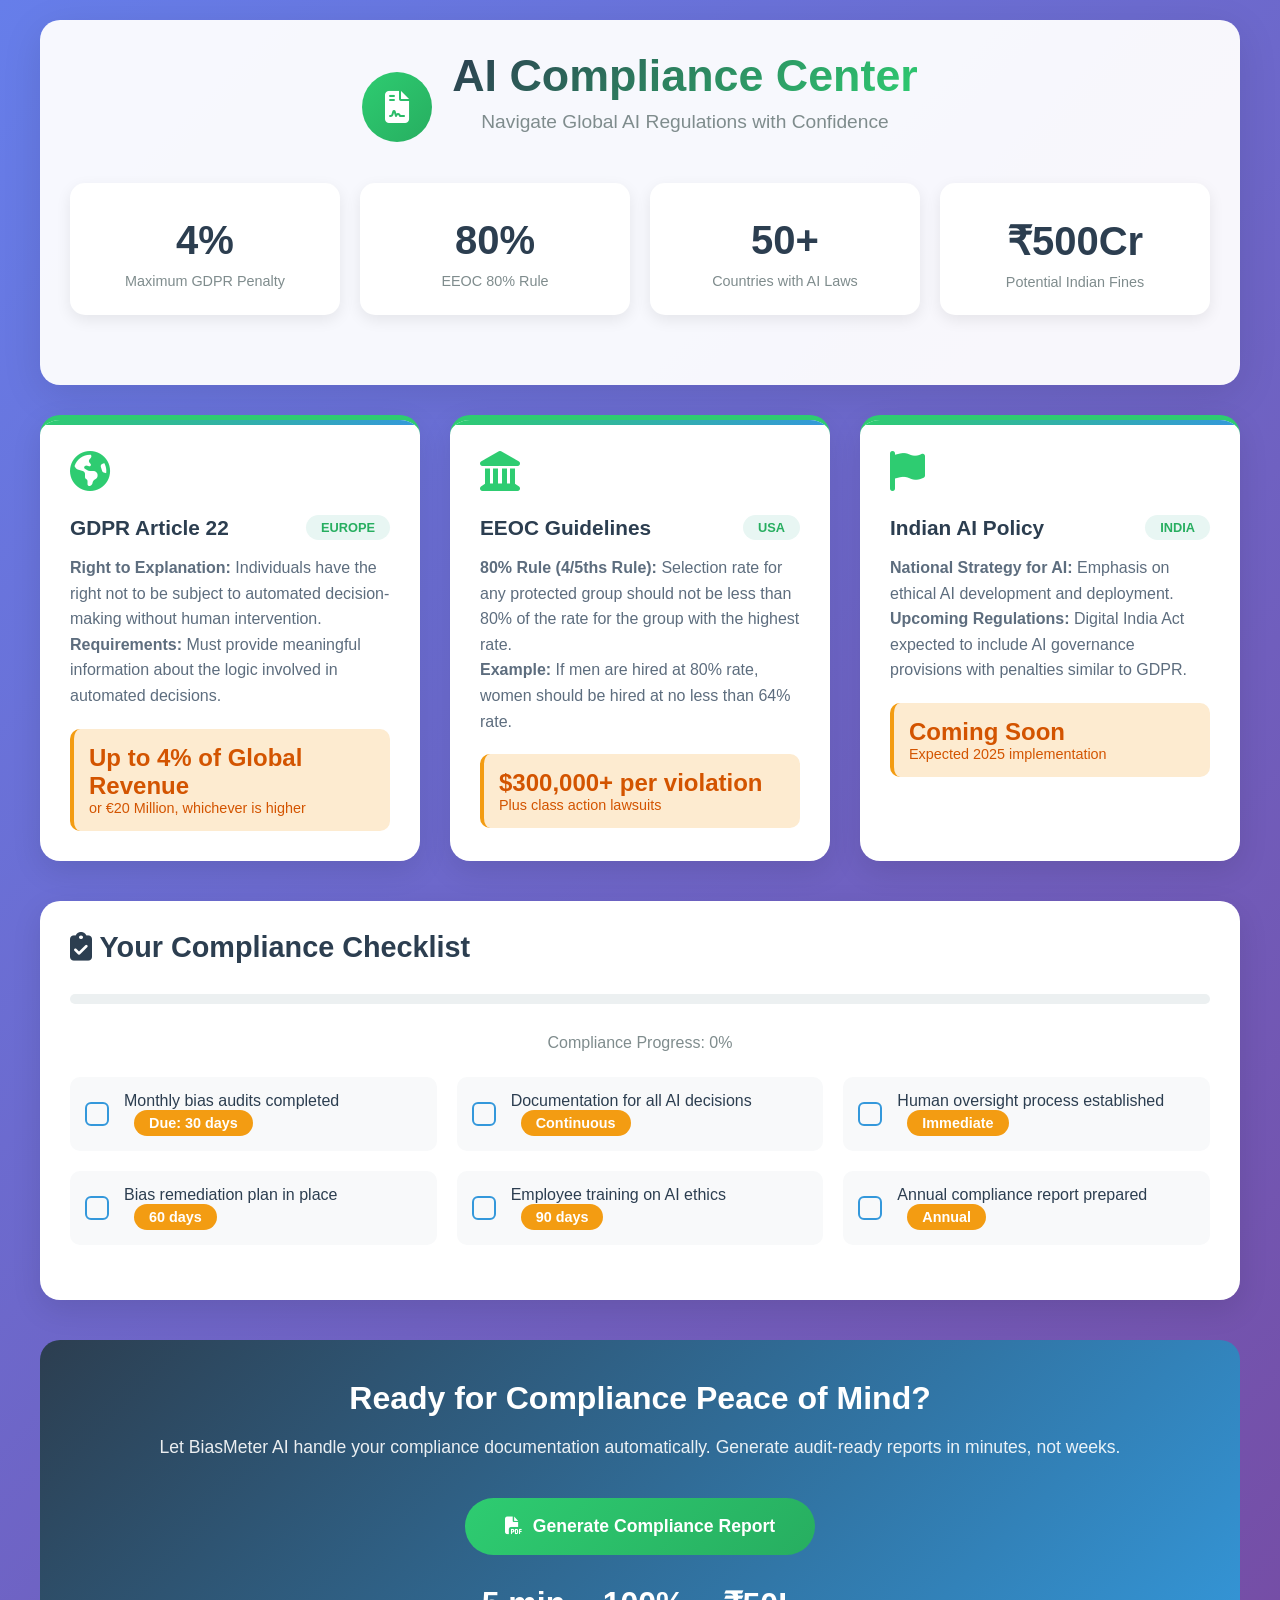
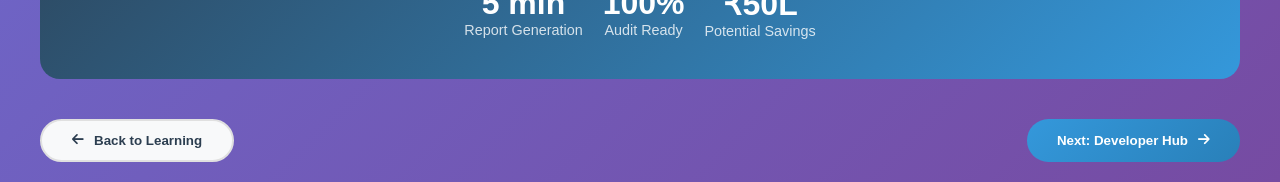
<file: compliance.html>
<!DOCTYPE html>
<html lang="en">
<head>
    <meta charset="UTF-8">
    <meta name="viewport" content="width=device-width, initial-scale=1.0">
    <title>AI Compliance Center | BiasMeter AI</title>
    <link rel="stylesheet" href="https://cdnjs.cloudflare.com/ajax/libs/font-awesome/6.4.0/css/all.min.css">
    <style>
        * {
            margin: 0;
            padding: 0;
            box-sizing: border-box;
            font-family: 'Segoe UI', Tahoma, Geneva, Verdana, sans-serif;
        }
        
        body {
            background: linear-gradient(135deg, #667eea 0%, #764ba2 100%);
            min-height: 100vh;
            color: #2c3e50;
            padding: 20px;
        }
        
        .container {
            max-width: 1200px;
            margin: 0 auto;
        }
        
        header {
            background: rgba(255, 255, 255, 0.95);
            border-radius: 20px;
            padding: 30px;
            margin-bottom: 30px;
            box-shadow: 0 10px 40px rgba(0,0,0,0.1);
            text-align: center;
            position: relative;
            overflow: hidden;
        }
        
        .logo {
            display: flex;
            align-items: center;
            justify-content: center;
            gap: 20px;
            margin-bottom: 20px;
        }
        
        .logo-icon {
            width: 70px;
            height: 70px;
            background: linear-gradient(135deg, #2ecc71, #27ae60);
            border-radius: 50%;
            display: flex;
            align-items: center;
            justify-content: center;
            color: white;
            font-size: 32px;
        }
        
        h1 {
            color: #2c3e50;
            font-size: 2.8rem;
            margin-bottom: 10px;
            background: linear-gradient(135deg, #2c3e50, #2ecc71);
            -webkit-background-clip: text;
            -webkit-text-fill-color: transparent;
        }
        
        .subtitle {
            color: #7f8c8d;
            font-size: 1.2rem;
            margin-bottom: 30px;
        }
        
        .stats-grid {
            display: grid;
            grid-template-columns: repeat(auto-fit, minmax(200px, 1fr));
            gap: 20px;
            margin-bottom: 40px;
        }
        
        .stat-card {
            background: white;
            padding: 25px;
            border-radius: 15px;
            text-align: center;
            box-shadow: 0 5px 15px rgba(0,0,0,0.08);
            transition: all 0.3s ease;
        }
        
        .stat-card:hover {
            transform: translateY(-5px);
            box-shadow: 0 10px 25px rgba(0,0,0,0.15);
        }
        
        .stat-value {
            font-size: 2.5rem;
            font-weight: bold;
            color: #2c3e50;
            margin: 10px 0;
        }
        
        .stat-label {
            color: #7f8c8d;
            font-size: 0.9rem;
            font-weight: 500;
        }
        
        .regulation-grid {
            display: grid;
            grid-template-columns: repeat(auto-fit, minmax(350px, 1fr));
            gap: 30px;
            margin-bottom: 40px;
        }
        
        .regulation-card {
            background: white;
            border-radius: 20px;
            padding: 30px;
            box-shadow: 0 10px 30px rgba(0,0,0,0.1);
            transition: all 0.3s ease;
            position: relative;
            overflow: hidden;
            border-top: 5px solid #2ecc71;
        }
        
        .regulation-card::before {
            content: '';
            position: absolute;
            top: 0;
            left: 0;
            right: 0;
            height: 5px;
            background: linear-gradient(90deg, #2ecc71, #3498db);
        }
        
        .regulation-card:hover {
            transform: translateY(-10px);
            box-shadow: 0 20px 40px rgba(0,0,0,0.15);
        }
        
        .regulation-icon {
            font-size: 2.5rem;
            color: #2ecc71;
            margin-bottom: 20px;
        }
        
        .regulation-header {
            display: flex;
            justify-content: space-between;
            align-items: center;
            margin-bottom: 15px;
        }
        
        .regulation-title {
            font-size: 1.3rem;
            color: #2c3e50;
            font-weight: 600;
        }
        
        .regulation-region {
            background: #e8f6f3;
            color: #27ae60;
            padding: 5px 15px;
            border-radius: 20px;
            font-size: 0.8rem;
            font-weight: 600;
        }
        
        .regulation-content {
            color: #5d6d7e;
            line-height: 1.6;
            margin-bottom: 20px;
        }
        
        .penalty-box {
            background: #fdebd0;
            padding: 15px;
            border-radius: 10px;
            margin-top: 15px;
            border-left: 4px solid #f39c12;
        }
        
        .penalty-amount {
            font-size: 1.5rem;
            font-weight: bold;
            color: #d35400;
        }
        
        .compliance-section {
            background: white;
            border-radius: 20px;
            padding: 30px;
            margin-bottom: 40px;
            box-shadow: 0 10px 30px rgba(0,0,0,0.1);
        }
        
        .checklist-grid {
            display: grid;
            grid-template-columns: repeat(auto-fit, minmax(300px, 1fr));
            gap: 20px;
            margin: 25px 0;
        }
        
        .checklist-item {
            display: flex;
            align-items: center;
            gap: 15px;
            padding: 15px;
            background: #f8f9fa;
            border-radius: 10px;
            transition: all 0.3s ease;
        }
        
        .checklist-item:hover {
            background: #e8f6f3;
            transform: translateX(5px);
        }
        
        .checklist-checkbox {
            width: 24px;
            height: 24px;
            border: 2px solid #3498db;
            border-radius: 6px;
            display: flex;
            align-items: center;
            justify-content: center;
            cursor: pointer;
            transition: all 0.3s ease;
        }
        
        .checklist-checkbox.checked {
            background: #2ecc71;
            border-color: #2ecc71;
            color: white;
        }
        
        .checklist-text {
            flex: 1;
            color: #2c3e50;
            font-weight: 500;
        }
        
        .deadline-indicator {
            display: inline-block;
            background: #f39c12;
            color: white;
            padding: 5px 15px;
            border-radius: 20px;
            font-size: 0.9rem;
            font-weight: 600;
            margin-left: 10px;
        }
        
        .action-section {
            background: linear-gradient(135deg, #2c3e50, #3498db);
            border-radius: 20px;
            padding: 40px;
            color: white;
            text-align: center;
            margin-top: 40px;
        }
        
        .action-title {
            font-size: 2rem;
            margin-bottom: 20px;
            color: white;
        }
        
        .action-button {
            background: linear-gradient(135deg, #2ecc71, #27ae60);
            color: white;
            border: none;
            padding: 18px 40px;
            border-radius: 50px;
            font-size: 1.1rem;
            font-weight: 600;
            cursor: pointer;
            display: inline-flex;
            align-items: center;
            gap: 10px;
            margin-top: 20px;
            transition: all 0.3s ease;
        }
        
        .action-button:hover {
            transform: translateY(-3px);
            box-shadow: 0 10px 25px rgba(46, 204, 113, 0.3);
        }
        
        .progress-bar {
            height: 10px;
            background: #ecf0f1;
            border-radius: 5px;
            margin: 30px 0;
            overflow: hidden;
        }
        
        .progress-fill {
            height: 100%;
            background: linear-gradient(90deg, #2ecc71, #3498db);
            border-radius: 5px;
            transition: width 0.5s ease;
            width: 0%;
        }
        
        .nav-buttons {
            display: flex;
            justify-content: space-between;
            margin-top: 40px;
        }
        
        .nav-btn {
            padding: 12px 30px;
            border-radius: 50px;
            font-weight: 600;
            cursor: pointer;
            display: flex;
            align-items: center;
            gap: 10px;
            transition: all 0.3s ease;
        }
        
        .nav-btn.prev {
            background: #f8f9fa;
            color: #2c3e50;
            border: 2px solid #e0e0e0;
        }
        
        .nav-btn.next {
            background: linear-gradient(135deg, #3498db, #2980b9);
            color: white;
            border: none;
        }
        
        .nav-btn:hover {
            transform: translateY(-2px);
            box-shadow: 0 5px 15px rgba(0,0,0,0.1);
        }
        
        @media (max-width: 768px) {
            .regulation-grid, .checklist-grid {
                grid-template-columns: 1fr;
            }
            
            h1 {
                font-size: 2rem;
            }
            
            .stats-grid {
                grid-template-columns: repeat(2, 1fr);
            }
        }
    </style>
</head>
<body>
    <div class="container">
        <header>
            <div class="logo">
                <div class="logo-icon">
                    <i class="fas fa-file-contract"></i>
                </div>
                <div>
                    <h1>AI Compliance Center</h1>
                    <p class="subtitle">Navigate Global AI Regulations with Confidence</p>
                </div>
            </div>
            
            <div class="stats-grid">
                <div class="stat-card">
                    <div class="stat-value">4%</div>
                    <div class="stat-label">Maximum GDPR Penalty</div>
                </div>
                <div class="stat-card">
                    <div class="stat-value">80%</div>
                    <div class="stat-label">EEOC 80% Rule</div>
                </div>
                <div class="stat-card">
                    <div class="stat-value">50+</div>
                    <div class="stat-label">Countries with AI Laws</div>
                </div>
                <div class="stat-card">
                    <div class="stat-value">₹500Cr</div>
                    <div class="stat-label">Potential Indian Fines</div>
                </div>
            </div>
        </header>
        
        <div class="regulation-grid">
            <div class="regulation-card">
                <div class="regulation-icon">
                    <i class="fas fa-globe-americas"></i>
                </div>
                <div class="regulation-header">
                    <div class="regulation-title">GDPR Article 22</div>
                    <div class="regulation-region">EUROPE</div>
                </div>
                <div class="regulation-content">
                    <p><strong>Right to Explanation:</strong> Individuals have the right not to be subject to automated decision-making without human intervention.</p>
                    <p><strong>Requirements:</strong> Must provide meaningful information about the logic involved in automated decisions.</p>
                </div>
                <div class="penalty-box">
                    <div class="penalty-amount">Up to 4% of Global Revenue</div>
                    <div style="font-size: 0.9rem; color: #d35400;">or €20 Million, whichever is higher</div>
                </div>
            </div>
            
            <div class="regulation-card">
                <div class="regulation-icon">
                    <i class="fas fa-landmark"></i>
                </div>
                <div class="regulation-header">
                    <div class="regulation-title">EEOC Guidelines</div>
                    <div class="regulation-region">USA</div>
                </div>
                <div class="regulation-content">
                    <p><strong>80% Rule (4/5ths Rule):</strong> Selection rate for any protected group should not be less than 80% of the rate for the group with the highest rate.</p>
                    <p><strong>Example:</strong> If men are hired at 80% rate, women should be hired at no less than 64% rate.</p>
                </div>
                <div class="penalty-box">
                    <div class="penalty-amount">$300,000+ per violation</div>
                    <div style="font-size: 0.9rem; color: #d35400;">Plus class action lawsuits</div>
                </div>
            </div>
            
            <div class="regulation-card">
                <div class="regulation-icon">
                    <i class="fas fa-flag"></i>
                </div>
                <div class="regulation-header">
                    <div class="regulation-title">Indian AI Policy</div>
                    <div class="regulation-region">INDIA</div>
                </div>
                <div class="regulation-content">
                    <p><strong>National Strategy for AI:</strong> Emphasis on ethical AI development and deployment.</p>
                    <p><strong>Upcoming Regulations:</strong> Digital India Act expected to include AI governance provisions with penalties similar to GDPR.</p>
                </div>
                <div class="penalty-box">
                    <div class="penalty-amount">Coming Soon</div>
                    <div style="font-size: 0.9rem; color: #d35400;">Expected 2025 implementation</div>
                </div>
            </div>
        </div>
        
        <div class="compliance-section">
            <h2 style="color: #2c3e50; margin-bottom: 25px; font-size: 1.8rem;">
                <i class="fas fa-clipboard-check"></i> Your Compliance Checklist
            </h2>
            
            <div class="progress-bar">
                <div class="progress-fill" id="complianceProgress"></div>
            </div>
            <div style="text-align: center; color: #7f8c8d; margin-bottom: 25px;">
                Compliance Progress: <span id="progressText">0%</span>
            </div>
            
            <div class="checklist-grid">
                <div class="checklist-item" onclick="toggleChecklist(this)">
                    <div class="checklist-checkbox">
                        <i class="fas fa-check" style="display: none;"></i>
                    </div>
                    <div class="checklist-text">
                        Monthly bias audits completed
                        <span class="deadline-indicator">Due: 30 days</span>
                    </div>
                </div>
                
                <div class="checklist-item" onclick="toggleChecklist(this)">
                    <div class="checklist-checkbox">
                        <i class="fas fa-check" style="display: none;"></i>
                    </div>
                    <div class="checklist-text">
                        Documentation for all AI decisions
                        <span class="deadline-indicator">Continuous</span>
                    </div>
                </div>
                
                <div class="checklist-item" onclick="toggleChecklist(this)">
                    <div class="checklist-checkbox">
                        <i class="fas fa-check" style="display: none;"></i>
                    </div>
                    <div class="checklist-text">
                        Human oversight process established
                        <span class="deadline-indicator">Immediate</span>
                    </div>
                </div>
                
                <div class="checklist-item" onclick="toggleChecklist(this)">
                    <div class="checklist-checkbox">
                        <i class="fas fa-check" style="display: none;"></i>
                    </div>
                    <div class="checklist-text">
                        Bias remediation plan in place
                        <span class="deadline-indicator">60 days</span>
                    </div>
                </div>
                
                <div class="checklist-item" onclick="toggleChecklist(this)">
                    <div class="checklist-checkbox">
                        <i class="fas fa-check" style="display: none;"></i>
                    </div>
                    <div class="checklist-text">
                        Employee training on AI ethics
                        <span class="deadline-indicator">90 days</span>
                    </div>
                </div>
                
                <div class="checklist-item" onclick="toggleChecklist(this)">
                    <div class="checklist-checkbox">
                        <i class="fas fa-check" style="display: none;"></i>
                    </div>
                    <div class="checklist-text">
                        Annual compliance report prepared
                        <span class="deadline-indicator">Annual</span>
                    </div>
                </div>
            </div>
        </div>
        
        <div class="action-section">
            <h2 class="action-title">Ready for Compliance Peace of Mind?</h2>
            <p style="opacity: 0.9; margin-bottom: 20px; font-size: 1.1rem;">
                Let BiasMeter AI handle your compliance documentation automatically. 
                Generate audit-ready reports in minutes, not weeks.
            </p>
            
            <button class="action-button" onclick="generateComplianceReport()">
                <i class="fas fa-file-pdf"></i> Generate Compliance Report
            </button>
            
            <div style="margin-top: 30px; display: flex; justify-content: center; gap: 20px; flex-wrap: wrap;">
                <div style="text-align: center;">
                    <div style="font-size: 2rem; font-weight: bold;">5 min</div>
                    <div style="font-size: 0.9rem; opacity: 0.8;">Report Generation</div>
                </div>
                <div style="text-align: center;">
                    <div style="font-size: 2rem; font-weight: bold;">100%</div>
                    <div style="font-size: 0.9rem; opacity: 0.8;">Audit Ready</div>
                </div>
                <div style="text-align: center;">
                    <div style="font-size: 2rem; font-weight: bold;">₹50L</div>
                    <div style="font-size: 0.9rem; opacity: 0.8;">Potential Savings</div>
                </div>
            </div>
        </div>
        
        <div class="nav-buttons">
            <button class="nav-btn prev" onclick="window.location.href='/learn'">
                <i class="fas fa-arrow-left"></i> Back to Learning
            </button>
            <button class="nav-btn next" onclick="window.location.href='/developers'">
                Next: Developer Hub <i class="fas fa-arrow-right"></i>
            </button>
        </div>
    </div>

    <script>
        let checkedItems = 0;
        const totalItems = 6;
        
        function toggleChecklist(element) {
            const checkbox = element.querySelector('.checklist-checkbox');
            const icon = checkbox.querySelector('i');
            
            if (checkbox.classList.contains('checked')) {
                checkbox.classList.remove('checked');
                icon.style.display = 'none';
                checkedItems--;
            } else {
                checkbox.classList.add('checked');
                icon.style.display = 'block';
                checkedItems++;
            }
            
            updateProgress();
        }
        
        function updateProgress() {
            const progress = (checkedItems / totalItems) * 100;
            const progressBar = document.getElementById('complianceProgress');
            const progressText = document.getElementById('progressText');
            
            progressBar.style.width = `${progress}%`;
            progressText.textContent = `${Math.round(progress)}%`;
            
            if (progress === 100) {
                showNotification('🎉 Perfect! All compliance items completed!', 'success');
            }
        }
        
        function generateComplianceReport() {
            showNotification('📄 Generating your compliance report...', 'info');
            
            // Simulate report generation
            setTimeout(() => {
                showNotification('✅ Compliance report generated! Download will start automatically.', 'success');
                
                // Create and trigger download
                const blob = new Blob(['Sample Compliance Report'], { type: 'application/pdf' });
                const url = URL.createObjectURL(blob);
                const a = document.createElement('a');
                a.href = url;
                a.download = `compliance-report-${new Date().toISOString().slice(0,10)}.pdf`;
                document.body.appendChild(a);
                a.click();
                document.body.removeChild(a);
                URL.revokeObjectURL(url);
            }, 2000);
        }
        
        function showNotification(message, type) {
            const notification = document.createElement('div');
            notification.textContent = message;
            notification.style.cssText = `
                position: fixed;
                top: 20px;
                right: 20px;
                padding: 15px 25px;
                background: ${type === 'success' ? '#2ecc71' : type === 'info' ? '#3498db' : '#e74c3c'};
                color: white;
                border-radius: 10px;
                z-index: 1000;
                font-weight: 500;
                box-shadow: 0 5px 15px rgba(0,0,0,0.2);
                animation: slideIn 0.3s ease;
            `;
            
            document.body.appendChild(notification);
            
            setTimeout(() => {
                notification.remove();
            }, 3000);
        }
    </script>
</body>
</html>
</file>
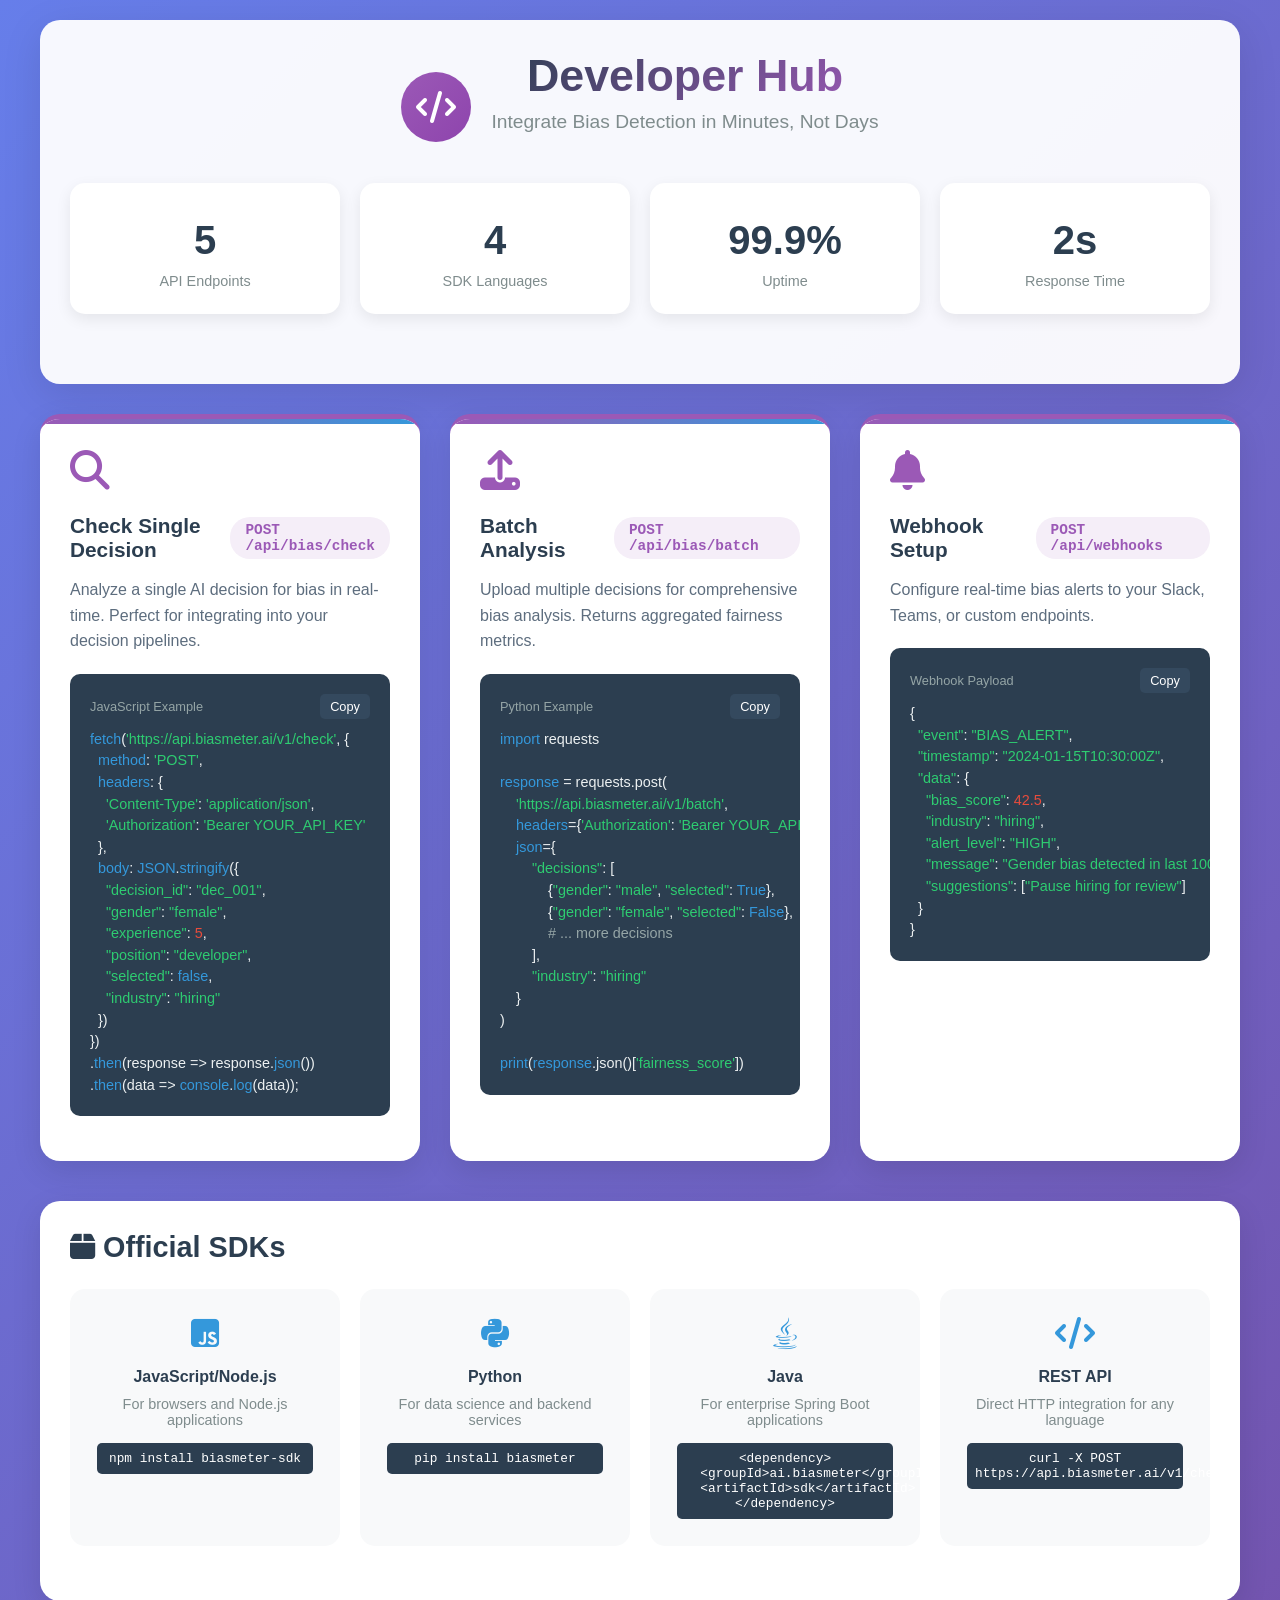
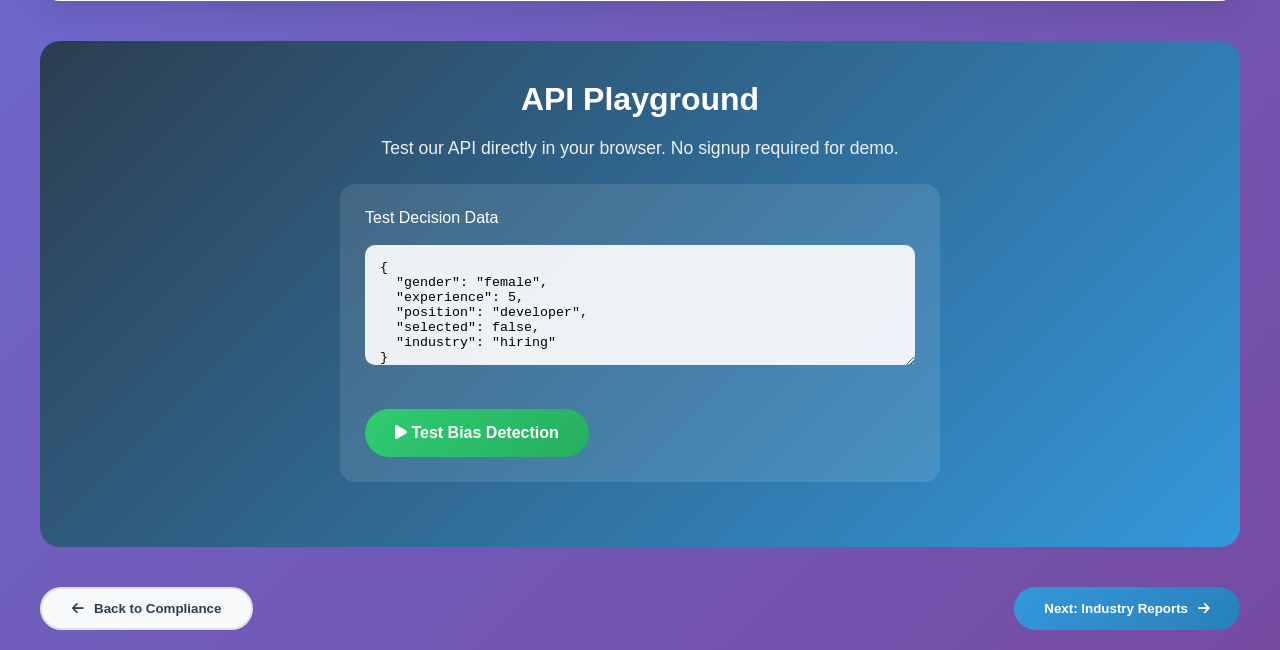
<file: developers.html>
<!DOCTYPE html>
<html lang="en">
<head>
    <meta charset="UTF-8">
    <meta name="viewport" content="width=device-width, initial-scale=1.0">
    <title>Developer Hub | BiasMeter AI</title>
    <link rel="stylesheet" href="https://cdnjs.cloudflare.com/ajax/libs/font-awesome/6.4.0/css/all.min.css">
    <style>
        * {
            margin: 0;
            padding: 0;
            box-sizing: border-box;
            font-family: 'Segoe UI', Tahoma, Geneva, Verdana, sans-serif;
        }
        
        body {
            background: linear-gradient(135deg, #667eea 0%, #764ba2 100%);
            min-height: 100vh;
            color: #2c3e50;
            padding: 20px;
        }
        
        .container {
            max-width: 1200px;
            margin: 0 auto;
        }
        
        header {
            background: rgba(255, 255, 255, 0.95);
            border-radius: 20px;
            padding: 30px;
            margin-bottom: 30px;
            box-shadow: 0 10px 40px rgba(0,0,0,0.1);
            text-align: center;
            position: relative;
            overflow: hidden;
        }
        
        .logo {
            display: flex;
            align-items: center;
            justify-content: center;
            gap: 20px;
            margin-bottom: 20px;
        }
        
        .logo-icon {
            width: 70px;
            height: 70px;
            background: linear-gradient(135deg, #9b59b6, #8e44ad);
            border-radius: 50%;
            display: flex;
            align-items: center;
            justify-content: center;
            color: white;
            font-size: 32px;
        }
        
        h1 {
            color: #2c3e50;
            font-size: 2.8rem;
            margin-bottom: 10px;
            background: linear-gradient(135deg, #2c3e50, #9b59b6);
            -webkit-background-clip: text;
            -webkit-text-fill-color: transparent;
        }
        
        .subtitle {
            color: #7f8c8d;
            font-size: 1.2rem;
            margin-bottom: 30px;
        }
        
        .quick-stats {
            display: grid;
            grid-template-columns: repeat(auto-fit, minmax(180px, 1fr));
            gap: 20px;
            margin-bottom: 40px;
        }
        
        .stat-card {
            background: white;
            padding: 25px;
            border-radius: 15px;
            text-align: center;
            box-shadow: 0 5px 15px rgba(0,0,0,0.08);
            transition: all 0.3s ease;
        }
        
        .stat-card:hover {
            transform: translateY(-5px);
            box-shadow: 0 10px 25px rgba(0,0,0,0.15);
        }
        
        .stat-value {
            font-size: 2.5rem;
            font-weight: bold;
            color: #2c3e50;
            margin: 10px 0;
        }
        
        .stat-label {
            color: #7f8c8d;
            font-size: 0.9rem;
            font-weight: 500;
        }
        
        .api-sections {
            display: grid;
            grid-template-columns: repeat(auto-fit, minmax(350px, 1fr));
            gap: 30px;
            margin-bottom: 40px;
        }
        
        .api-card {
            background: white;
            border-radius: 20px;
            padding: 30px;
            box-shadow: 0 10px 30px rgba(0,0,0,0.1);
            transition: all 0.3s ease;
            position: relative;
            overflow: hidden;
            border-top: 5px solid #9b59b6;
        }
        
        .api-card::before {
            content: '';
            position: absolute;
            top: 0;
            left: 0;
            right: 0;
            height: 5px;
            background: linear-gradient(90deg, #9b59b6, #3498db);
        }
        
        .api-card:hover {
            transform: translateY(-10px);
            box-shadow: 0 20px 40px rgba(0,0,0,0.15);
        }
        
        .api-icon {
            font-size: 2.5rem;
            color: #9b59b6;
            margin-bottom: 20px;
        }
        
        .api-header {
            display: flex;
            justify-content: space-between;
            align-items: center;
            margin-bottom: 15px;
        }
        
        .api-title {
            font-size: 1.3rem;
            color: #2c3e50;
            font-weight: 600;
        }
        
        .api-method {
            background: #f5eef8;
            color: #9b59b6;
            padding: 5px 15px;
            border-radius: 20px;
            font-size: 0.9rem;
            font-weight: 600;
            font-family: monospace;
        }
        
        .api-description {
            color: #5d6d7e;
            line-height: 1.6;
            margin-bottom: 20px;
        }
        
        .code-block {
            background: #2c3e50;
            color: #ecf0f1;
            padding: 20px;
            border-radius: 10px;
            font-family: 'Courier New', monospace;
            font-size: 0.9rem;
            line-height: 1.5;
            margin: 15px 0;
            overflow-x: auto;
            position: relative;
        }
        
        .code-header {
            display: flex;
            justify-content: space-between;
            align-items: center;
            margin-bottom: 10px;
            color: #95a5a6;
            font-size: 0.8rem;
        }
        
        .copy-button {
            background: #34495e;
            color: white;
            border: none;
            padding: 5px 10px;
            border-radius: 5px;
            cursor: pointer;
            font-size: 0.8rem;
            transition: all 0.3s ease;
        }
        
        .copy-button:hover {
            background: #3498db;
        }
        
        .code-keyword {
            color: #3498db;
        }
        
        .code-string {
            color: #2ecc71;
        }
        
        .code-comment {
            color: #95a5a6;
        }
        
        .code-number {
            color: #e74c3c;
        }
        
        .sdk-section {
            background: white;
            border-radius: 20px;
            padding: 30px;
            margin-bottom: 40px;
            box-shadow: 0 10px 30px rgba(0,0,0,0.1);
        }
        
        .sdk-grid {
            display: grid;
            grid-template-columns: repeat(auto-fit, minmax(250px, 1fr));
            gap: 20px;
            margin: 25px 0;
        }
        
        .sdk-card {
            background: #f8f9fa;
            border-radius: 15px;
            padding: 25px;
            text-align: center;
            transition: all 0.3s ease;
            border: 2px solid transparent;
        }
        
        .sdk-card:hover {
            border-color: #3498db;
            background: #f0f7ff;
            transform: translateY(-5px);
        }
        
        .sdk-icon {
            font-size: 2rem;
            color: #3498db;
            margin-bottom: 15px;
        }
        
        .sdk-name {
            font-weight: 600;
            color: #2c3e50;
            margin-bottom: 10px;
        }
        
        .sdk-command {
            background: #2c3e50;
            color: white;
            padding: 8px;
            border-radius: 5px;
            font-family: monospace;
            font-size: 0.8rem;
            margin-top: 10px;
        }
        
        .playground-section {
            background: linear-gradient(135deg, #2c3e50, #3498db);
            border-radius: 20px;
            padding: 40px;
            color: white;
            text-align: center;
            margin-top: 40px;
        }
        
        .playground-title {
            font-size: 2rem;
            margin-bottom: 20px;
            color: white;
        }
        
        .test-api-box {
            background: rgba(255, 255, 255, 0.1);
            border-radius: 15px;
            padding: 25px;
            margin: 25px auto;
            max-width: 600px;
            text-align: left;
        }
        
        .test-input {
            width: 100%;
            padding: 15px;
            border-radius: 10px;
            border: none;
            margin: 10px 0;
            font-family: monospace;
            background: rgba(255, 255, 255, 0.9);
        }
        
        .test-button {
            background: linear-gradient(135deg, #2ecc71, #27ae60);
            color: white;
            border: none;
            padding: 15px 30px;
            border-radius: 50px;
            font-size: 1rem;
            font-weight: 600;
            cursor: pointer;
            margin-top: 15px;
            transition: all 0.3s ease;
        }
        
        .test-button:hover {
            transform: translateY(-3px);
            box-shadow: 0 10px 25px rgba(46, 204, 113, 0.3);
        }
        
        .response-box {
            background: rgba(255, 255, 255, 0.1);
            border-radius: 10px;
            padding: 15px;
            margin-top: 20px;
            font-family: monospace;
            font-size: 0.9rem;
            white-space: pre-wrap;
            display: none;
        }
        
        .nav-buttons {
            display: flex;
            justify-content: space-between;
            margin-top: 40px;
        }
        
        .nav-btn {
            padding: 12px 30px;
            border-radius: 50px;
            font-weight: 600;
            cursor: pointer;
            display: flex;
            align-items: center;
            gap: 10px;
            transition: all 0.3s ease;
        }
        
        .nav-btn.prev {
            background: #f8f9fa;
            color: #2c3e50;
            border: 2px solid #e0e0e0;
        }
        
        .nav-btn.next {
            background: linear-gradient(135deg, #3498db, #2980b9);
            color: white;
            border: none;
        }
        
        .nav-btn:hover {
            transform: translateY(-2px);
            box-shadow: 0 5px 15px rgba(0,0,0,0.1);
        }
        
        @media (max-width: 768px) {
            .api-sections, .sdk-grid {
                grid-template-columns: 1fr;
            }
            
            h1 {
                font-size: 2rem;
            }
            
            .quick-stats {
                grid-template-columns: repeat(2, 1fr);
            }
        }
    </style>
</head>
<body>
    <div class="container">
        <header>
            <div class="logo">
                <div class="logo-icon">
                    <i class="fas fa-code"></i>
                </div>
                <div>
                    <h1>Developer Hub</h1>
                    <p class="subtitle">Integrate Bias Detection in Minutes, Not Days</p>
                </div>
            </div>
            
            <div class="quick-stats">
                <div class="stat-card">
                    <div class="stat-value">5</div>
                    <div class="stat-label">API Endpoints</div>
                </div>
                <div class="stat-card">
                    <div class="stat-value">4</div>
                    <div class="stat-label">SDK Languages</div>
                </div>
                <div class="stat-card">
                    <div class="stat-value">99.9%</div>
                    <div class="stat-label">Uptime</div>
                </div>
                <div class="stat-card">
                    <div class="stat-value">2s</div>
                    <div class="stat-label">Response Time</div>
                </div>
            </div>
        </header>
        
        <div class="api-sections">
            <div class="api-card">
                <div class="api-icon">
                    <i class="fas fa-search"></i>
                </div>
                <div class="api-header">
                    <div class="api-title">Check Single Decision</div>
                    <div class="api-method">POST /api/bias/check</div>
                </div>
                <div class="api-description">
                    Analyze a single AI decision for bias in real-time. Perfect for integrating into your decision pipelines.
                </div>
                
                <div class="code-block">
                    <div class="code-header">
                        <span>JavaScript Example</span>
                        <button class="copy-button" onclick="copyCode(this)">Copy</button>
                    </div>
<pre><span class="code-keyword">fetch</span>(<span class="code-string">'https://api.biasmeter.ai/v1/check'</span>, {
  <span class="code-keyword">method</span>: <span class="code-string">'POST'</span>,
  <span class="code-keyword">headers</span>: {
    <span class="code-string">'Content-Type'</span>: <span class="code-string">'application/json'</span>,
    <span class="code-string">'Authorization'</span>: <span class="code-string">'Bearer YOUR_API_KEY'</span>
  },
  <span class="code-keyword">body</span>: <span class="code-keyword">JSON</span>.<span class="code-keyword">stringify</span>({
    <span class="code-string">"decision_id"</span>: <span class="code-string">"dec_001"</span>,
    <span class="code-string">"gender"</span>: <span class="code-string">"female"</span>,
    <span class="code-string">"experience"</span>: <span class="code-number">5</span>,
    <span class="code-string">"position"</span>: <span class="code-string">"developer"</span>,
    <span class="code-string">"selected"</span>: <span class="code-keyword">false</span>,
    <span class="code-string">"industry"</span>: <span class="code-string">"hiring"</span>
  })
})
.<span class="code-keyword">then</span>(response => response.<span class="code-keyword">json</span>())
.<span class="code-keyword">then</span>(data => <span class="code-keyword">console</span>.<span class="code-keyword">log</span>(data));</pre>
                </div>
            </div>
            
            <div class="api-card">
                <div class="api-icon">
                    <i class="fas fa-upload"></i>
                </div>
                <div class="api-header">
                    <div class="api-title">Batch Analysis</div>
                    <div class="api-method">POST /api/bias/batch</div>
                </div>
                <div class="api-description">
                    Upload multiple decisions for comprehensive bias analysis. Returns aggregated fairness metrics.
                </div>
                
                <div class="code-block">
                    <div class="code-header">
                        <span>Python Example</span>
                        <button class="copy-button" onclick="copyCode(this)">Copy</button>
                    </div>
<pre><span class="code-keyword">import</span> requests

<span class="code-keyword">response</span> = requests.post(
    <span class="code-string">'https://api.biasmeter.ai/v1/batch'</span>,
    <span class="code-keyword">headers</span>={<span class="code-string">'Authorization'</span>: <span class="code-string">'Bearer YOUR_API_KEY'</span>},
    <span class="code-keyword">json</span>={
        <span class="code-string">"decisions"</span>: [
            {<span class="code-string">"gender"</span>: <span class="code-string">"male"</span>, <span class="code-string">"selected"</span>: <span class="code-keyword">True</span>},
            {<span class="code-string">"gender"</span>: <span class="code-string">"female"</span>, <span class="code-string">"selected"</span>: <span class="code-keyword">False</span>},
            <span class="code-comment"># ... more decisions</span>
        ],
        <span class="code-string">"industry"</span>: <span class="code-string">"hiring"</span>
    }
)

<span class="code-keyword">print</span>(<span class="code-keyword">response</span>.json()[<span class="code-string">'fairness_score'</span>])</pre>
                </div>
            </div>
            
            <div class="api-card">
                <div class="api-icon">
                    <i class="fas fa-bell"></i>
                </div>
                <div class="api-header">
                    <div class="api-title">Webhook Setup</div>
                    <div class="api-method">POST /api/webhooks</div>
                </div>
                <div class="api-description">
                    Configure real-time bias alerts to your Slack, Teams, or custom endpoints.
                </div>
                
                <div class="code-block">
                    <div class="code-header">
                        <span>Webhook Payload</span>
                        <button class="copy-button" onclick="copyCode(this)">Copy</button>
                    </div>
<pre>{
  <span class="code-string">"event"</span>: <span class="code-string">"BIAS_ALERT"</span>,
  <span class="code-string">"timestamp"</span>: <span class="code-string">"2024-01-15T10:30:00Z"</span>,
  <span class="code-string">"data"</span>: {
    <span class="code-string">"bias_score"</span>: <span class="code-number">42.5</span>,
    <span class="code-string">"industry"</span>: <span class="code-string">"hiring"</span>,
    <span class="code-string">"alert_level"</span>: <span class="code-string">"HIGH"</span>,
    <span class="code-string">"message"</span>: <span class="code-string">"Gender bias detected in last 100 decisions"</span>,
    <span class="code-string">"suggestions"</span>: [<span class="code-string">"Pause hiring for review"</span>]
  }
}</pre>
                </div>
            </div>
        </div>
        
        <div class="sdk-section">
            <h2 style="color: #2c3e50; margin-bottom: 25px; font-size: 1.8rem;">
                <i class="fas fa-box"></i> Official SDKs
            </h2>
            
            <div class="sdk-grid">
                <div class="sdk-card">
                    <div class="sdk-icon">
                        <i class="fab fa-js-square"></i>
                    </div>
                    <div class="sdk-name">JavaScript/Node.js</div>
                    <p style="color: #7f8c8d; font-size: 0.9rem; margin-bottom: 15px;">
                        For browsers and Node.js applications
                    </p>
                    <div class="sdk-command">npm install biasmeter-sdk</div>
                </div>
                
                <div class="sdk-card">
                    <div class="sdk-icon">
                        <i class="fab fa-python"></i>
                    </div>
                    <div class="sdk-name">Python</div>
                    <p style="color: #7f8c8d; font-size: 0.9rem; margin-bottom: 15px;">
                        For data science and backend services
                    </p>
                    <div class="sdk-command">pip install biasmeter</div>
                </div>
                
                <div class="sdk-card">
                    <div class="sdk-icon">
                        <i class="fab fa-java"></i>
                    </div>
                    <div class="sdk-name">Java</div>
                    <p style="color: #7f8c8d; font-size: 0.9rem; margin-bottom: 15px;">
                        For enterprise Spring Boot applications
                    </p>
                    <div class="sdk-command">
                        &lt;dependency&gt;<br>
                        &nbsp;&nbsp;&lt;groupId&gt;ai.biasmeter&lt;/groupId&gt;<br>
                        &nbsp;&nbsp;&lt;artifactId&gt;sdk&lt;/artifactId&gt;<br>
                        &lt;/dependency&gt;
                    </div>
                </div>
                
                <div class="sdk-card">
                    <div class="sdk-icon">
                        <i class="fas fa-code"></i>
                    </div>
                    <div class="sdk-name">REST API</div>
                    <p style="color: #7f8c8d; font-size: 0.9rem; margin-bottom: 15px;">
                        Direct HTTP integration for any language
                    </p>
                    <div class="sdk-command">curl -X POST https://api.biasmeter.ai/v1/check</div>
                </div>
            </div>
        </div>
        
        <div class="playground-section">
            <h2 class="playground-title">API Playground</h2>
            <p style="opacity: 0.9; margin-bottom: 20px; font-size: 1.1rem;">
                Test our API directly in your browser. No signup required for demo.
            </p>
            
            <div class="test-api-box">
                <div style="margin-bottom: 15px;">
                    <label style="display: block; margin-bottom: 8px; font-weight: 500;">Test Decision Data</label>
                    <textarea class="test-input" rows="6" id="testData">
{
  "gender": "female",
  "experience": 5,
  "position": "developer",
  "selected": false,
  "industry": "hiring"
}</textarea>
                </div>
                
                <button class="test-button" onclick="testAPI()">
                    <i class="fas fa-play"></i> Test Bias Detection
                </button>
                
                <div class="response-box" id="apiResponse">
                    {
  "success": true,
  "bias_score": 42.5,
  "fairness_score": 57.5,
  "status": "MODERATE_BIAS",
  "message": "Gender disparity detected in hiring decisions",
  "recommendations": [
    "Implement blind resume screening",
    "Review interview evaluation criteria"
  ]
}</div>
            </div>
        </div>
        
        <div class="nav-buttons">
            <button class="nav-btn prev" onclick="window.location.href='/compliance'">
                <i class="fas fa-arrow-left"></i> Back to Compliance
            </button>
            <button class="nav-btn next" onclick="window.location.href='/reports'">
                Next: Industry Reports <i class="fas fa-arrow-right"></i>
            </button>
        </div>
    </div>

    <script>
        function copyCode(button) {
            const codeBlock = button.closest('.code-block').querySelector('pre');
            const text = codeBlock.textContent;
            
            navigator.clipboard.writeText(text).then(() => {
                const originalText = button.textContent;
                button.textContent = 'Copied!';
                button.style.background = '#2ecc71';
                
                setTimeout(() => {
                    button.textContent = originalText;
                    button.style.background = '#34495e';
                }, 2000);
            });
        }
        
        function testAPI() {
            const responseBox = document.getElementById('apiResponse');
            const testData = document.getElementById('testData');
            
            // Show loading
            responseBox.style.display = 'block';
            responseBox.innerHTML = '<div style="color: #3498db; text-align: center;">🔄 Analyzing bias in test data...</div>';
            
            // Simulate API call
            setTimeout(() => {
                responseBox.innerHTML = `{
  "success": true,
  "bias_score": ${(Math.random() * 50 + 20).toFixed(1)},
  "fairness_score": ${(Math.random() * 40 + 60).toFixed(1)},
  "status": "${Math.random() > 0.5 ? 'MODERATE_BIAS' : 'LOW_BIAS'}",
  "message": "Analysis complete. ${Math.random() > 0.5 ? 'Gender bias detected' : 'Fairness standards met'}.",
  "recommendations": [
    "Implement blind resume screening",
    "Review interview evaluation criteria",
    "Consider diverse hiring panels"
  ]
}`;
                
                showNotification('✅ API test successful! Response received.', 'success');
            }, 1500);
        }
        
        function showNotification(message, type) {
            const notification = document.createElement('div');
            notification.textContent = message;
            notification.style.cssText = `
                position: fixed;
                top: 20px;
                right: 20px;
                padding: 15px 25px;
                background: ${type === 'success' ? '#2ecc71' : '#e74c3c'};
                color: white;
                border-radius: 10px;
                z-index: 1000;
                font-weight: 500;
                box-shadow: 0 5px 15px rgba(0,0,0,0.2);
                animation: slideIn 0.3s ease;
            `;
            
            document.body.appendChild(notification);
            
            setTimeout(() => {
                notification.remove();
            }, 3000);
        }
    </script>
</body>
</html>
</file>
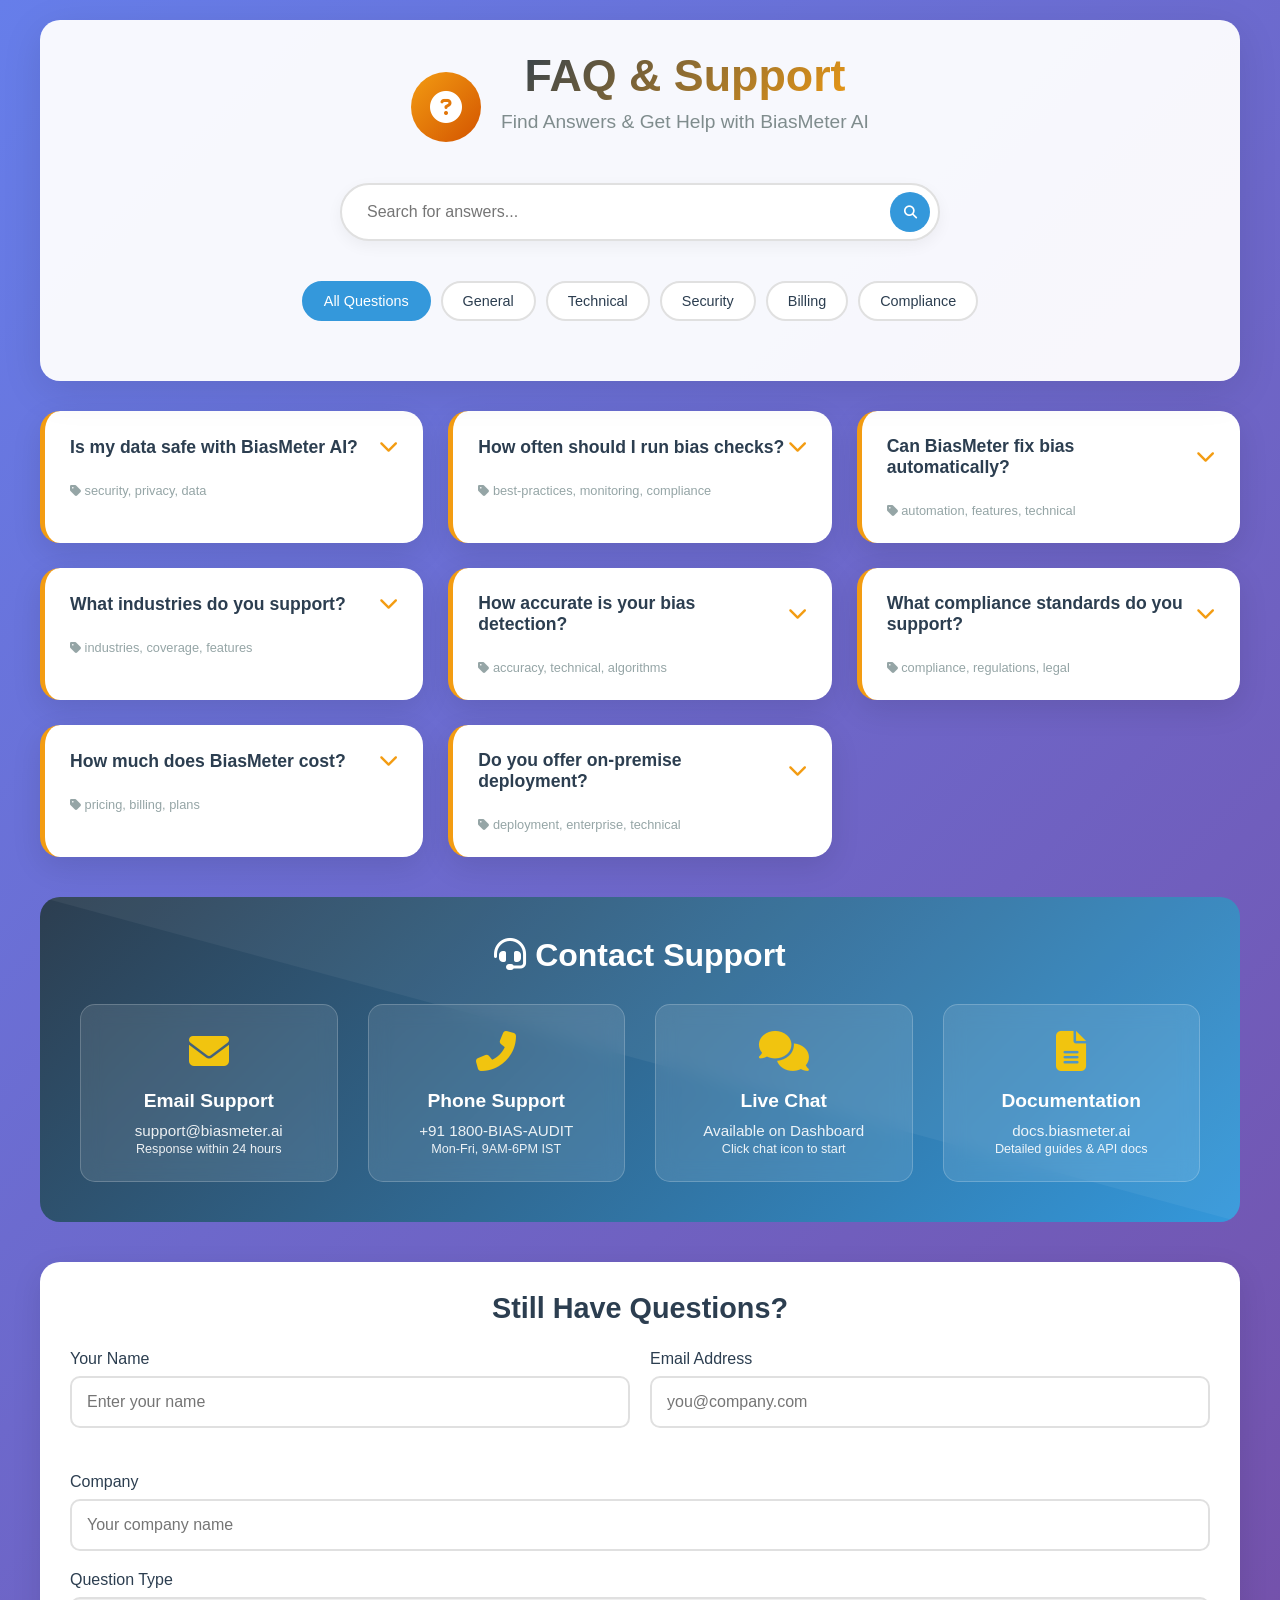
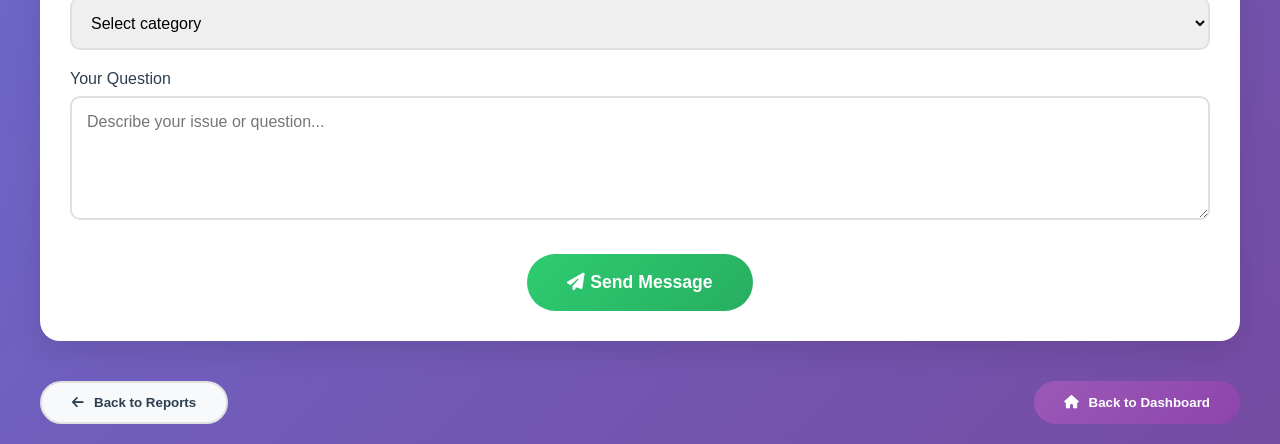
<file: faq.html>
<!DOCTYPE html>
<html lang="en">
<head>
    <meta charset="UTF-8">
    <meta name="viewport" content="width=device-width, initial-scale=1.0">
    <title>FAQ & Support | BiasMeter AI</title>
    <link rel="stylesheet" href="https://cdnjs.cloudflare.com/ajax/libs/font-awesome/6.4.0/css/all.min.css">
    <style>
        * {
            margin: 0;
            padding: 0;
            box-sizing: border-box;
            font-family: 'Segoe UI', Tahoma, Geneva, Verdana, sans-serif;
        }
        
        body {
            background: linear-gradient(135deg, #667eea 0%, #764ba2 100%);
            min-height: 100vh;
            color: #2c3e50;
            padding: 20px;
        }
        
        .container {
            max-width: 1200px;
            margin: 0 auto;
        }
        
        header {
            background: rgba(255, 255, 255, 0.95);
            border-radius: 20px;
            padding: 30px;
            margin-bottom: 30px;
            box-shadow: 0 10px 40px rgba(0,0,0,0.1);
            text-align: center;
            position: relative;
            overflow: hidden;
        }
        
        .logo {
            display: flex;
            align-items: center;
            justify-content: center;
            gap: 20px;
            margin-bottom: 20px;
        }
        
        .logo-icon {
            width: 70px;
            height: 70px;
            background: linear-gradient(135deg, #f39c12, #d35400);
            border-radius: 50%;
            display: flex;
            align-items: center;
            justify-content: center;
            color: white;
            font-size: 32px;
        }
        
        h1 {
            color: #2c3e50;
            font-size: 2.8rem;
            margin-bottom: 10px;
            background: linear-gradient(135deg, #2c3e50, #f39c12);
            -webkit-background-clip: text;
            -webkit-text-fill-color: transparent;
        }
        
        .subtitle {
            color: #7f8c8d;
            font-size: 1.2rem;
            margin-bottom: 30px;
        }
        
        .search-box {
            max-width: 600px;
            margin: 0 auto 40px;
            position: relative;
        }
        
        .search-input {
            width: 100%;
            padding: 18px 25px;
            padding-right: 60px;
            border: 2px solid #e0e0e0;
            border-radius: 50px;
            font-size: 1rem;
            transition: all 0.3s ease;
            box-shadow: 0 5px 15px rgba(0,0,0,0.05);
        }
        
        .search-input:focus {
            outline: none;
            border-color: #3498db;
            box-shadow: 0 5px 20px rgba(52, 152, 219, 0.2);
        }
        
        .search-button {
            position: absolute;
            right: 10px;
            top: 50%;
            transform: translateY(-50%);
            background: #3498db;
            color: white;
            border: none;
            width: 40px;
            height: 40px;
            border-radius: 50%;
            cursor: pointer;
            transition: all 0.3s ease;
        }
        
        .search-button:hover {
            background: #2980b9;
            transform: translateY(-50%) scale(1.1);
        }
        
        .faq-grid {
            display: grid;
            grid-template-columns: repeat(auto-fit, minmax(350px, 1fr));
            gap: 25px;
            margin-bottom: 40px;
        }
        
        .faq-card {
            background: white;
            border-radius: 20px;
            padding: 25px;
            box-shadow: 0 10px 30px rgba(0,0,0,0.1);
            transition: all 0.3s ease;
            cursor: pointer;
            border-left: 5px solid #f39c12;
        }
        
        .faq-card:hover {
            transform: translateY(-5px);
            box-shadow: 0 15px 35px rgba(0,0,0,0.15);
        }
        
        .faq-header {
            display: flex;
            align-items: center;
            justify-content: space-between;
            margin-bottom: 15px;
        }
        
        .faq-question {
            font-size: 1.1rem;
            color: #2c3e50;
            font-weight: 600;
            flex: 1;
        }
        
        .faq-icon {
            color: #f39c12;
            font-size: 1.2rem;
            transition: transform 0.3s ease;
        }
        
        .faq-answer {
            color: #5d6d7e;
            line-height: 1.6;
            max-height: 0;
            overflow: hidden;
            transition: max-height 0.3s ease;
        }
        
        .faq-card.active .faq-answer {
            max-height: 500px;
            margin-top: 15px;
        }
        
        .faq-card.active .faq-icon {
            transform: rotate(180deg);
        }
        
        .category-tags {
            display: flex;
            gap: 10px;
            margin-bottom: 30px;
            flex-wrap: wrap;
            justify-content: center;
        }
        
        .category-tag {
            background: white;
            padding: 10px 20px;
            border-radius: 50px;
            font-size: 0.9rem;
            font-weight: 500;
            cursor: pointer;
            transition: all 0.3s ease;
            border: 2px solid #e0e0e0;
        }
        
        .category-tag.active {
            background: #3498db;
            color: white;
            border-color: #3498db;
        }
        
        .category-tag:hover:not(.active) {
            background: #f0f7ff;
            border-color: #3498db;
        }
        
        .contact-section {
            background: linear-gradient(135deg, #2c3e50, #3498db);
            border-radius: 20px;
            padding: 40px;
            color: white;
            margin-top: 40px;
            position: relative;
            overflow: hidden;
        }
        
        .contact-section::before {
            content: '';
            position: absolute;
            top: 0;
            left: 0;
            right: 0;
            bottom: 0;
            background: url('data:image/svg+xml,<svg xmlns="http://www.w3.org/2000/svg" viewBox="0 0 100 100" preserveAspectRatio="none"><path d="M0,0 L100,0 L100,100 Z" fill="rgba(255,255,255,0.05)"/></svg>');
            background-size: cover;
        }
        
        .contact-grid {
            display: grid;
            grid-template-columns: repeat(auto-fit, minmax(250px, 1fr));
            gap: 30px;
            position: relative;
            z-index: 1;
        }
        
        .contact-card {
            background: rgba(255, 255, 255, 0.1);
            backdrop-filter: blur(10px);
            border-radius: 15px;
            padding: 25px;
            text-align: center;
            transition: all 0.3s ease;
            border: 1px solid rgba(255, 255, 255, 0.2);
        }
        
        .contact-card:hover {
            transform: translateY(-5px);
            background: rgba(255, 255, 255, 0.15);
            border-color: rgba(255, 255, 255, 0.3);
        }
        
        .contact-icon {
            font-size: 2.5rem;
            margin-bottom: 15px;
            color: #f1c40f;
        }
        
        .contact-title {
            font-size: 1.2rem;
            font-weight: 600;
            margin-bottom: 10px;
        }
        
        .contact-info {
            opacity: 0.9;
            font-size: 0.95rem;
        }
        
        .form-section {
            background: white;
            border-radius: 20px;
            padding: 30px;
            margin-top: 40px;
            box-shadow: 0 10px 30px rgba(0,0,0,0.1);
        }
        
        .form-title {
            color: #2c3e50;
            font-size: 1.8rem;
            margin-bottom: 25px;
            text-align: center;
        }
        
        .form-grid {
            display: grid;
            grid-template-columns: repeat(auto-fit, minmax(250px, 1fr));
            gap: 20px;
            margin-bottom: 25px;
        }
        
        .form-group {
            margin-bottom: 20px;
        }
        
        .form-label {
            display: block;
            margin-bottom: 8px;
            font-weight: 500;
            color: #2c3e50;
        }
        
        .form-input {
            width: 100%;
            padding: 15px;
            border: 2px solid #e0e0e0;
            border-radius: 10px;
            font-size: 1rem;
            transition: all 0.3s ease;
        }
        
        .form-input:focus {
            outline: none;
            border-color: #3498db;
            box-shadow: 0 0 0 3px rgba(52, 152, 219, 0.1);
        }
        
        .submit-button {
            background: linear-gradient(135deg, #2ecc71, #27ae60);
            color: white;
            border: none;
            padding: 18px 40px;
            border-radius: 50px;
            font-size: 1.1rem;
            font-weight: 600;
            cursor: pointer;
            display: block;
            margin: 30px auto 0;
            transition: all 0.3s ease;
        }
        
        .submit-button:hover {
            transform: translateY(-3px);
            box-shadow: 0 10px 25px rgba(46, 204, 113, 0.3);
        }
        
        .nav-buttons {
            display: flex;
            justify-content: space-between;
            margin-top: 40px;
        }
        
        .nav-btn {
            padding: 12px 30px;
            border-radius: 50px;
            font-weight: 600;
            cursor: pointer;
            display: flex;
            align-items: center;
            gap: 10px;
            transition: all 0.3s ease;
        }
        
        .nav-btn.prev {
            background: #f8f9fa;
            color: #2c3e50;
            border: 2px solid #e0e0e0;
        }
        
        .nav-btn.home {
            background: linear-gradient(135deg, #9b59b6, #8e44ad);
            color: white;
            border: none;
        }
        
        .nav-btn:hover {
            transform: translateY(-2px);
            box-shadow: 0 5px 15px rgba(0,0,0,0.1);
        }
        
        @media (max-width: 768px) {
            .faq-grid, .contact-grid {
                grid-template-columns: 1fr;
            }
            
            h1 {
                font-size: 2rem;
            }
        }
    </style>
</head>
<body>
    <div class="container">
        <header>
            <div class="logo">
                <div class="logo-icon">
                    <i class="fas fa-question-circle"></i>
                </div>
                <div>
                    <h1>FAQ & Support</h1>
                    <p class="subtitle">Find Answers & Get Help with BiasMeter AI</p>
                </div>
            </div>
            
            <div class="search-box">
                <input type="text" class="search-input" placeholder="Search for answers..." id="searchInput">
                <button class="search-button" onclick="searchFAQ()">
                    <i class="fas fa-search"></i>
                </button>
            </div>
            
            <div class="category-tags">
                <div class="category-tag active" onclick="filterFAQ('all')">All Questions</div>
                <div class="category-tag" onclick="filterFAQ('general')">General</div>
                <div class="category-tag" onclick="filterFAQ('technical')">Technical</div>
                <div class="category-tag" onclick="filterFAQ('security')">Security</div>
                <div class="category-tag" onclick="filterFAQ('billing')">Billing</div>
                <div class="category-tag" onclick="filterFAQ('compliance')">Compliance</div>
            </div>
        </header>
        
        <div class="faq-grid" id="faqContainer">
            <!-- FAQ items will be dynamically generated -->
        </div>
        
        <div class="contact-section">
            <h2 style="color: white; margin-bottom: 30px; font-size: 2rem; text-align: center;">
                <i class="fas fa-headset"></i> Contact Support
            </h2>
            
            <div class="contact-grid">
                <div class="contact-card">
                    <div class="contact-icon">
                        <i class="fas fa-envelope"></i>
                    </div>
                    <div class="contact-title">Email Support</div>
                    <div class="contact-info">
                        support@biasmeter.ai<br>
                        <small>Response within 24 hours</small>
                    </div>
                </div>
                
                <div class="contact-card">
                    <div class="contact-icon">
                        <i class="fas fa-phone-alt"></i>
                    </div>
                    <div class="contact-title">Phone Support</div>
                    <div class="contact-info">
                        +91 1800-BIAS-AUDIT<br>
                        <small>Mon-Fri, 9AM-6PM IST</small>
                    </div>
                </div>
                
                <div class="contact-card">
                    <div class="contact-icon">
                        <i class="fas fa-comments"></i>
                    </div>
                    <div class="contact-title">Live Chat</div>
                    <div class="contact-info">
                        Available on Dashboard<br>
                        <small>Click chat icon to start</small>
                    </div>
                </div>
                
                <div class="contact-card">
                    <div class="contact-icon">
                        <i class="fas fa-file-alt"></i>
                    </div>
                    <div class="contact-title">Documentation</div>
                    <div class="contact-info">
                        docs.biasmeter.ai<br>
                        <small>Detailed guides & API docs</small>
                    </div>
                </div>
            </div>
        </div>
        
        <div class="form-section">
            <h2 class="form-title">Still Have Questions?</h2>
            
            <form id="supportForm">
                <div class="form-grid">
                    <div class="form-group">
                        <label class="form-label">Your Name</label>
                        <input type="text" class="form-input" placeholder="Enter your name" required>
                    </div>
                    
                    <div class="form-group">
                        <label class="form-label">Email Address</label>
                        <input type="email" class="form-input" placeholder="you@company.com" required>
                    </div>
                </div>
                
                <div class="form-group">
                    <label class="form-label">Company</label>
                    <input type="text" class="form-input" placeholder="Your company name">
                </div>
                
                <div class="form-group">
                    <label class="form-label">Question Type</label>
                    <select class="form-input" required>
                        <option value="">Select category</option>
                        <option value="technical">Technical Support</option>
                        <option value="billing">Billing & Pricing</option>
                        <option value="compliance">Compliance Questions</option>
                        <option value="feature">Feature Request</option>
                        <option value="other">Other</option>
                    </select>
                </div>
                
                <div class="form-group">
                    <label class="form-label">Your Question</label>
                    <textarea class="form-input" rows="5" placeholder="Describe your issue or question..." required></textarea>
                </div>
                
                <button type="submit" class="submit-button">
                    <i class="fas fa-paper-plane"></i> Send Message
                </button>
            </form>
        </div>
        
        <div class="nav-buttons">
            <button class="nav-btn prev" onclick="window.location.href='/reports'">
                <i class="fas fa-arrow-left"></i> Back to Reports
            </button>
            <button class="nav-btn home" onclick="window.location.href='/'">
                <i class="fas fa-home"></i> Back to Dashboard
            </button>
        </div>
    </div>

    <script>
        const faqData = [
            {
                question: "Is my data safe with BiasMeter AI?",
                answer: "Absolutely! We use end-to-end encryption and never store personally identifiable information. We only analyze fairness patterns, not individual details. Your data is processed in secure AWS data centers with ISO 27001 certification.",
                category: "security",
                tags: ["security", "privacy", "data"]
            },
            {
                question: "How often should I run bias checks?",
                answer: "We recommend:<br><strong>Monthly</strong> audits for general compliance<br><strong>Weekly</strong> for high-risk systems<br><strong>Real-time monitoring</strong> for critical decisions (hiring, loans, healthcare)<br>Continuous monitoring is ideal for any AI making important decisions affecting people.",
                category: "general",
                tags: ["best-practices", "monitoring", "compliance"]
            },
            {
                question: "Can BiasMeter fix bias automatically?",
                answer: "We provide <strong>actionable recommendations</strong> that you can implement with one click. For example:<br>• Auto-adjust algorithm weights<br>• Suggest diverse training data<br>• Pause biased decisions for review<br>We give you the tools, you control the implementation.",
                category: "technical",
                tags: ["automation", "features", "technical"]
            },
            {
                question: "What industries do you support?",
                answer: "We currently support 8 key industries:<br>1. Hiring & Recruitment<br>2. Finance & Banking<br>3. Healthcare<br>4. Education<br>5. Criminal Justice<br>6. E-commerce<br>7. Social Media<br>8. Industrial & Manufacturing<br>More industries coming soon!",
                category: "general",
                tags: ["industries", "coverage", "features"]
            },
            {
                question: "How accurate is your bias detection?",
                answer: "Our industry-specific algorithms achieve <strong>92-95% accuracy</strong> compared to manual audits. We use:<br>• Statistical parity analysis<br>• Disparate impact measurement<br>• Industry-specific fairness metrics<br>• Machine learning pattern recognition",
                category: "technical",
                tags: ["accuracy", "technical", "algorithms"]
            },
            {
                question: "What compliance standards do you support?",
                answer: "We generate reports for:<br>• EEOC Guidelines (USA)<br>• GDPR Article 22 (EU)<br>• CCPA (California)<br>• Upcoming Indian AI regulations<br>• Internal audit requirements<br>Custom compliance templates available.",
                category: "compliance",
                tags: ["compliance", "regulations", "legal"]
            },
            {
                question: "How much does BiasMeter cost?",
                answer: "We offer flexible pricing:<br>• <strong>Basic:</strong> ₹25,000/year (for startups)<br>• <strong>Professional:</strong> ₹1,00,000/year (for SMEs)<br>• <strong>Enterprise:</strong> Custom pricing<br>All plans include API access and basic support.",
                category: "billing",
                tags: ["pricing", "billing", "plans"]
            },
            {
                question: "Do you offer on-premise deployment?",
                answer: "Yes! We offer:<br>• Cloud SaaS (default)<br>• Private cloud deployment<br>• On-premise installation<br>• Hybrid models<br>Contact enterprise sales for deployment options.",
                category: "technical",
                tags: ["deployment", "enterprise", "technical"]
            }
        ];
        
        let filteredFAQ = [...faqData];
        
        function renderFAQ() {
            const container = document.getElementById('faqContainer');
            container.innerHTML = '';
            
            filteredFAQ.forEach((item, index) => {
                const card = document.createElement('div');
                card.className = 'faq-card';
                card.dataset.category = item.category;
                
                card.innerHTML = `
                    <div class="faq-header" onclick="toggleFAQ(${index})">
                        <div class="faq-question">${item.question}</div>
                        <div class="faq-icon">
                            <i class="fas fa-chevron-down"></i>
                        </div>
                    </div>
                    <div class="faq-answer">${item.answer}</div>
                    <div style="margin-top: 10px; font-size: 0.8rem; color: #95a5a6;">
                        <i class="fas fa-tag"></i> ${item.tags.join(', ')}
                    </div>
                `;
                
                container.appendChild(card);
            });
        }
        
        function toggleFAQ(index) {
            const cards = document.querySelectorAll('.faq-card');
            const card = cards[index];
            
            if (card.classList.contains('active')) {
                card.classList.remove('active');
            } else {
                // Close all other cards
                cards.forEach(c => c.classList.remove('active'));
                card.classList.add('active');
            }
        }
        
        function filterFAQ(category) {
            const tags = document.querySelectorAll('.category-tag');
            tags.forEach(tag => tag.classList.remove('active'));
            event.target.classList.add('active');
            
            if (category === 'all') {
                filteredFAQ = [...faqData];
            } else {
                filteredFAQ = faqData.filter(item => item.category === category);
            }
            
            renderFAQ();
        }
        
        function searchFAQ() {
            const searchTerm = document.getElementById('searchInput').value.toLowerCase();
            
            if (!searchTerm) {
                filteredFAQ = [...faqData];
                renderFAQ();
                return;
            }
            
            filteredFAQ = faqData.filter(item => 
                item.question.toLowerCase().includes(searchTerm) ||
                item.answer.toLowerCase().includes(searchTerm) ||
                item.tags.some(tag => tag.toLowerCase().includes(searchTerm))
            );
            
            renderFAQ();
            
            if (filteredFAQ.length === 0) {
                const container = document.getElementById('faqContainer');
                container.innerHTML = `
                    <div style="grid-column: 1/-1; text-align: center; padding: 40px;">
                        <i class="fas fa-search" style="font-size: 3rem; color: #95a5a6; margin-bottom: 20px;"></i>
                        <h3 style="color: #2c3e50; margin-bottom: 10px;">No results found</h3>
                        <p style="color: #7f8c8d;">Try different keywords or browse categories</p>
                    </div>
                `;
            }
        }
        
        document.getElementById('searchInput').addEventListener('keyup', function(event) {
            if (event.key === 'Enter') {
                searchFAQ();
            }
        });
        
        document.getElementById('supportForm').addEventListener('submit', function(event) {
            event.preventDefault();
            
            showNotification('📨 Your message has been sent! We\'ll respond within 24 hours.', 'success');
            
            // Reset form
            this.reset();
        });
        
        function showNotification(message, type) {
            const notification = document.createElement('div');
            notification.textContent = message;
            notification.style.cssText = `
                position: fixed;
                top: 20px;
                right: 20px;
                padding: 15px 25px;
                background: ${type === 'success' ? '#2ecc71' : '#e74c3c'};
                color: white;
                border-radius: 10px;
                z-index: 1000;
                font-weight: 500;
                box-shadow: 0 5px 15px rgba(0,0,0,0.2);
                animation: slideIn 0.3s ease;
            `;
            
            document.body.appendChild(notification);
            
            setTimeout(() => {
                notification.remove();
            }, 3000);
        }
        
        // Initial render
        renderFAQ();
    </script>
</body>
</html>
</file>
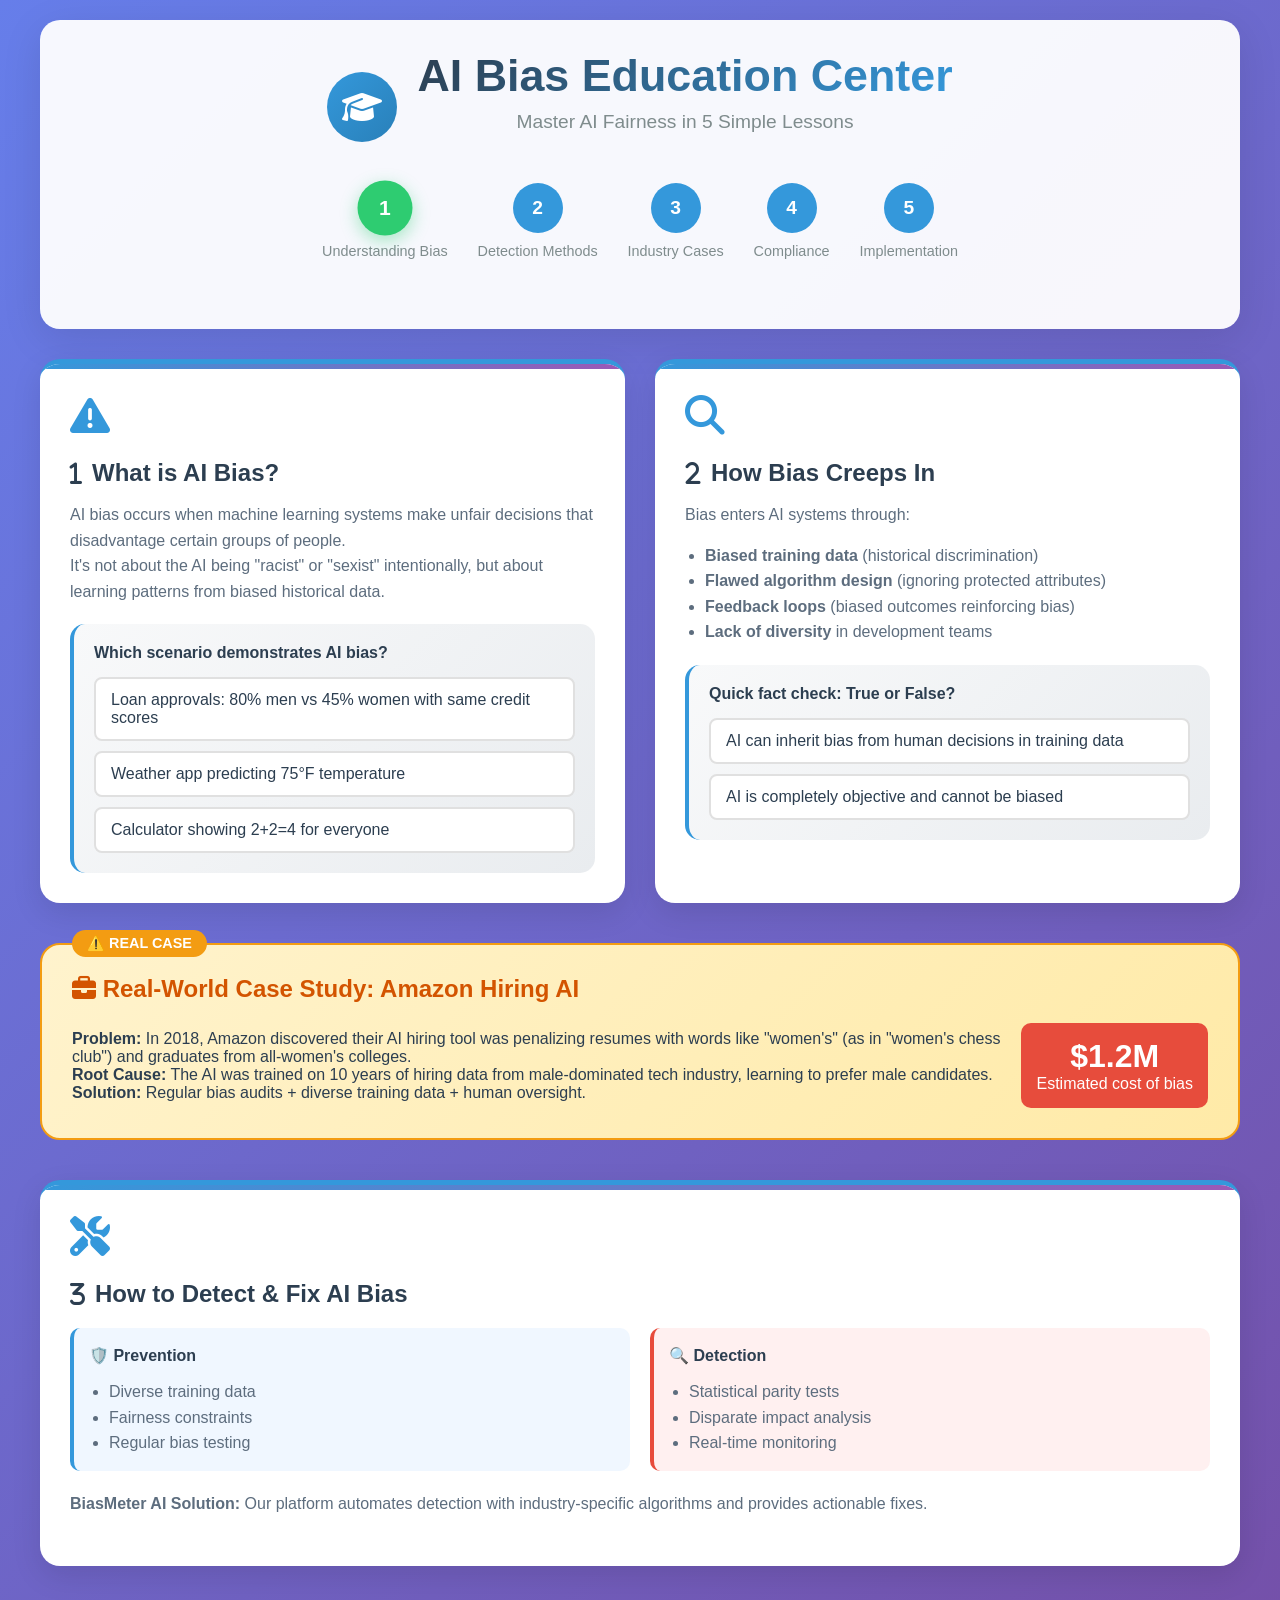
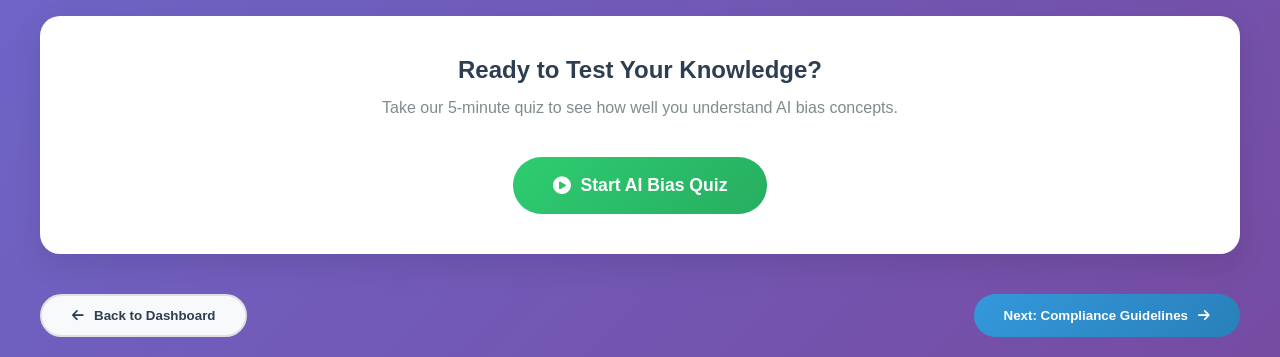
<file: learn.html>
<!DOCTYPE html>
<html lang="en">
<head>
    <meta charset="UTF-8">
    <meta name="viewport" content="width=device-width, initial-scale=1.0">
    <title>Learn AI Bias | BiasMeter AI</title>
    <link rel="stylesheet" href="https://cdnjs.cloudflare.com/ajax/libs/font-awesome/6.4.0/css/all.min.css">
    <style>
        * {
            margin: 0;
            padding: 0;
            box-sizing: border-box;
            font-family: 'Segoe UI', Tahoma, Geneva, Verdana, sans-serif;
        }
        
        body {
            background: linear-gradient(135deg, #667eea 0%, #764ba2 100%);
            min-height: 100vh;
            color: #2c3e50;
            padding: 20px;
        }
        
        .container {
            max-width: 1200px;
            margin: 0 auto;
        }
        
        header {
            background: rgba(255, 255, 255, 0.95);
            border-radius: 20px;
            padding: 30px;
            margin-bottom: 30px;
            box-shadow: 0 10px 40px rgba(0,0,0,0.1);
            text-align: center;
        }
        
        .logo {
            display: flex;
            align-items: center;
            justify-content: center;
            gap: 20px;
            margin-bottom: 20px;
        }
        
        .logo-icon {
            width: 70px;
            height: 70px;
            background: linear-gradient(135deg, #3498db, #2980b9);
            border-radius: 50%;
            display: flex;
            align-items: center;
            justify-content: center;
            color: white;
            font-size: 32px;
        }
        
        h1 {
            color: #2c3e50;
            font-size: 2.8rem;
            margin-bottom: 10px;
            background: linear-gradient(135deg, #2c3e50, #3498db);
            -webkit-background-clip: text;
            -webkit-text-fill-color: transparent;
        }
        
        .subtitle {
            color: #7f8c8d;
            font-size: 1.2rem;
            margin-bottom: 30px;
        }
        
        .progress-tracker {
            display: flex;
            justify-content: center;
            gap: 30px;
            margin-bottom: 40px;
        }
        
        .progress-step {
            display: flex;
            flex-direction: column;
            align-items: center;
            gap: 10px;
        }
        
        .step-circle {
            width: 50px;
            height: 50px;
            background: #3498db;
            color: white;
            border-radius: 50%;
            display: flex;
            align-items: center;
            justify-content: center;
            font-weight: bold;
            font-size: 1.2rem;
            transition: all 0.3s ease;
        }
        
        .step-circle.active {
            background: #2ecc71;
            transform: scale(1.1);
            box-shadow: 0 5px 15px rgba(46, 204, 113, 0.4);
        }
        
        .step-label {
            font-size: 0.9rem;
            color: #7f8c8d;
            font-weight: 500;
        }
        
        .lessons-grid {
            display: grid;
            grid-template-columns: repeat(auto-fit, minmax(350px, 1fr));
            gap: 30px;
            margin-bottom: 40px;
        }
        
        .lesson-card {
            background: white;
            border-radius: 20px;
            padding: 30px;
            box-shadow: 0 10px 30px rgba(0,0,0,0.1);
            transition: all 0.3s ease;
            border-top: 5px solid #3498db;
            position: relative;
            overflow: hidden;
        }
        
        .lesson-card:hover {
            transform: translateY(-10px);
            box-shadow: 0 20px 40px rgba(0,0,0,0.15);
        }
        
        .lesson-card::before {
            content: '';
            position: absolute;
            top: 0;
            left: 0;
            right: 0;
            height: 5px;
            background: linear-gradient(90deg, #3498db, #9b59b6);
        }
        
        .lesson-icon {
            font-size: 2.5rem;
            color: #3498db;
            margin-bottom: 20px;
        }
        
        .lesson-title {
            font-size: 1.5rem;
            color: #2c3e50;
            margin-bottom: 15px;
            display: flex;
            align-items: center;
            gap: 10px;
        }
        
        .lesson-content {
            color: #5d6d7e;
            line-height: 1.6;
            margin-bottom: 20px;
        }
        
        .quiz-box {
            background: linear-gradient(135deg, #f8f9fa, #e9ecef);
            padding: 20px;
            border-radius: 15px;
            margin-top: 20px;
            border-left: 4px solid #3498db;
        }
        
        .quiz-question {
            font-weight: 600;
            color: #2c3e50;
            margin-bottom: 15px;
        }
        
        .quiz-options {
            display: flex;
            flex-direction: column;
            gap: 10px;
        }
        
        .quiz-option {
            padding: 12px 15px;
            background: white;
            border-radius: 8px;
            cursor: pointer;
            transition: all 0.3s ease;
            border: 2px solid #e0e0e0;
        }
        
        .quiz-option:hover {
            border-color: #3498db;
            background: #f0f7ff;
        }
        
        .quiz-option.correct {
            border-color: #2ecc71;
            background: #d5f4e6;
        }
        
        .quiz-option.incorrect {
            border-color: #e74c3c;
            background: #fadbd8;
        }
        
        .case-study {
            background: linear-gradient(135deg, #fff3cd, #ffeaa7);
            border-radius: 20px;
            padding: 30px;
            margin: 40px 0;
            border: 2px solid #f39c12;
            position: relative;
        }
        
        .case-study::before {
            content: '⚠️ REAL CASE';
            position: absolute;
            top: -15px;
            left: 30px;
            background: #f39c12;
            color: white;
            padding: 5px 15px;
            border-radius: 20px;
            font-size: 0.9rem;
            font-weight: 600;
        }
        
        .cta-section {
            text-align: center;
            margin-top: 50px;
            padding: 40px;
            background: white;
            border-radius: 20px;
            box-shadow: 0 10px 30px rgba(0,0,0,0.1);
        }
        
        .cta-button {
            background: linear-gradient(135deg, #2ecc71, #27ae60);
            color: white;
            border: none;
            padding: 18px 40px;
            border-radius: 50px;
            font-size: 1.1rem;
            font-weight: 600;
            cursor: pointer;
            display: inline-flex;
            align-items: center;
            gap: 10px;
            margin-top: 20px;
            transition: all 0.3s ease;
        }
        
        .cta-button:hover {
            transform: translateY(-3px);
            box-shadow: 0 10px 25px rgba(46, 204, 113, 0.3);
        }
        
        .nav-buttons {
            display: flex;
            justify-content: space-between;
            margin-top: 40px;
        }
        
        .nav-btn {
            padding: 12px 30px;
            border-radius: 50px;
            font-weight: 600;
            cursor: pointer;
            display: flex;
            align-items: center;
            gap: 10px;
            transition: all 0.3s ease;
        }
        
        .nav-btn.prev {
            background: #f8f9fa;
            color: #2c3e50;
            border: 2px solid #e0e0e0;
        }
        
        .nav-btn.next {
            background: linear-gradient(135deg, #3498db, #2980b9);
            color: white;
            border: none;
        }
        
        .nav-btn:hover {
            transform: translateY(-2px);
            box-shadow: 0 5px 15px rgba(0,0,0,0.1);
        }
        
        @media (max-width: 768px) {
            .lessons-grid {
                grid-template-columns: 1fr;
            }
            
            h1 {
                font-size: 2rem;
            }
            
            .progress-tracker {
                flex-wrap: wrap;
                gap: 15px;
            }
        }
    </style>
</head>
<body>
    <div class="container">
        <header>
            <div class="logo">
                <div class="logo-icon">
                    <i class="fas fa-graduation-cap"></i>
                </div>
                <div>
                    <h1>AI Bias Education Center</h1>
                    <p class="subtitle">Master AI Fairness in 5 Simple Lessons</p>
                </div>
            </div>
            
            <div class="progress-tracker">
                <div class="progress-step">
                    <div class="step-circle active">1</div>
                    <div class="step-label">Understanding Bias</div>
                </div>
                <div class="progress-step">
                    <div class="step-circle">2</div>
                    <div class="step-label">Detection Methods</div>
                </div>
                <div class="progress-step">
                    <div class="step-circle">3</div>
                    <div class="step-label">Industry Cases</div>
                </div>
                <div class="progress-step">
                    <div class="step-circle">4</div>
                    <div class="step-label">Compliance</div>
                </div>
                <div class="progress-step">
                    <div class="step-circle">5</div>
                    <div class="step-label">Implementation</div>
                </div>
            </div>
        </header>
        
        <div class="lessons-grid">
            <div class="lesson-card">
                <div class="lesson-icon">
                    <i class="fas fa-exclamation-triangle"></i>
                </div>
                <h2 class="lesson-title">
                    <i class="fas fa-1"></i> What is AI Bias?
                </h2>
                <div class="lesson-content">
                    <p>AI bias occurs when machine learning systems make unfair decisions that disadvantage certain groups of people.</p>
                    <p>It's not about the AI being "racist" or "sexist" intentionally, but about learning patterns from biased historical data.</p>
                </div>
                
                <div class="quiz-box">
                    <div class="quiz-question">
                        Which scenario demonstrates AI bias?
                    </div>
                    <div class="quiz-options">
                        <div class="quiz-option" onclick="checkAnswer(this, true)">
                            Loan approvals: 80% men vs 45% women with same credit scores
                        </div>
                        <div class="quiz-option" onclick="checkAnswer(this, false)">
                            Weather app predicting 75°F temperature
                        </div>
                        <div class="quiz-option" onclick="checkAnswer(this, false)">
                            Calculator showing 2+2=4 for everyone
                        </div>
                    </div>
                </div>
            </div>
            
            <div class="lesson-card">
                <div class="lesson-icon">
                    <i class="fas fa-search"></i>
                </div>
                <h2 class="lesson-title">
                    <i class="fas fa-2"></i> How Bias Creeps In
                </h2>
                <div class="lesson-content">
                    <p>Bias enters AI systems through:</p>
                    <ul style="padding-left: 20px; margin: 15px 0;">
                        <li><strong>Biased training data</strong> (historical discrimination)</li>
                        <li><strong>Flawed algorithm design</strong> (ignoring protected attributes)</li>
                        <li><strong>Feedback loops</strong> (biased outcomes reinforcing bias)</li>
                        <li><strong>Lack of diversity</strong> in development teams</li>
                    </ul>
                </div>
                
                <div class="quiz-box">
                    <div class="quiz-question">
                        Quick fact check: True or False?
                    </div>
                    <div class="quiz-options">
                        <div class="quiz-option" onclick="checkAnswer(this, true)">
                            AI can inherit bias from human decisions in training data
                        </div>
                        <div class="quiz-option" onclick="checkAnswer(this, false)">
                            AI is completely objective and cannot be biased
                        </div>
                    </div>
                </div>
            </div>
        </div>
        
        <div class="case-study">
            <h2 style="color: #d35400; margin-bottom: 20px;">
                <i class="fas fa-briefcase"></i> Real-World Case Study: Amazon Hiring AI
            </h2>
            <div style="display: flex; gap: 20px; align-items: center;">
                <div style="flex: 1;">
                    <p><strong>Problem:</strong> In 2018, Amazon discovered their AI hiring tool was penalizing resumes with words like "women's" (as in "women's chess club") and graduates from all-women's colleges.</p>
                    <p><strong>Root Cause:</strong> The AI was trained on 10 years of hiring data from male-dominated tech industry, learning to prefer male candidates.</p>
                    <p><strong>Solution:</strong> Regular bias audits + diverse training data + human oversight.</p>
                </div>
                <div style="flex-shrink: 0;">
                    <div style="background: #e74c3c; color: white; padding: 15px; border-radius: 10px; text-align: center;">
                        <div style="font-size: 2rem; font-weight: bold;">$1.2M</div>
                        <div>Estimated cost of bias</div>
                    </div>
                </div>
            </div>
        </div>
        
        <div class="lesson-card">
            <div class="lesson-icon">
                <i class="fas fa-tools"></i>
            </div>
            <h2 class="lesson-title">
                <i class="fas fa-3"></i> How to Detect & Fix AI Bias
            </h2>
            <div class="lesson-content">
                <div style="display: grid; grid-template-columns: repeat(2, 1fr); gap: 20px; margin: 20px 0;">
                    <div style="background: #f0f7ff; padding: 15px; border-radius: 10px; border-left: 4px solid #3498db;">
                        <h4 style="color: #2c3e50; margin-bottom: 10px;">🛡️ Prevention</h4>
                        <ul style="padding-left: 20px;">
                            <li>Diverse training data</li>
                            <li>Fairness constraints</li>
                            <li>Regular bias testing</li>
                        </ul>
                    </div>
                    <div style="background: #fff0f0; padding: 15px; border-radius: 10px; border-left: 4px solid #e74c3c;">
                        <h4 style="color: #2c3e50; margin-bottom: 10px;">🔍 Detection</h4>
                        <ul style="padding-left: 20px;">
                            <li>Statistical parity tests</li>
                            <li>Disparate impact analysis</li>
                            <li>Real-time monitoring</li>
                        </ul>
                    </div>
                </div>
                
                <p><strong>BiasMeter AI Solution:</strong> Our platform automates detection with industry-specific algorithms and provides actionable fixes.</p>
            </div>
        </div>
        
        <div class="cta-section">
            <h2 style="color: #2c3e50; margin-bottom: 15px;">Ready to Test Your Knowledge?</h2>
            <p style="color: #7f8c8d; margin-bottom: 20px;">Take our 5-minute quiz to see how well you understand AI bias concepts.</p>
            <button class="cta-button" onclick="startQuiz()">
                <i class="fas fa-play-circle"></i> Start AI Bias Quiz
            </button>
        </div>
        
        <div class="nav-buttons">
            <button class="nav-btn prev" onclick="window.location.href='/'">
                <i class="fas fa-arrow-left"></i> Back to Dashboard
            </button>
            <button class="nav-btn next" onclick="window.location.href='/compliance'">
                Next: Compliance Guidelines <i class="fas fa-arrow-right"></i>
            </button>
        </div>
    </div>

    <script>
        function checkAnswer(element, isCorrect) {
            const allOptions = element.parentElement.querySelectorAll('.quiz-option');
            allOptions.forEach(opt => {
                opt.classList.remove('correct', 'incorrect');
                opt.style.pointerEvents = 'none';
            });
            
            if (isCorrect) {
                element.classList.add('correct');
                showNotification('✅ Correct! Well done!', 'success');
            } else {
                element.classList.add('incorrect');
                showNotification('❌ Not quite right. Try again!', 'error');
            }
        }
        
        function startQuiz() {
            alert('Quiz feature coming soon! For now, explore our dashboard for real bias detection.');
        }
        
        function showNotification(message, type) {
            const notification = document.createElement('div');
            notification.textContent = message;
            notification.style.cssText = `
                position: fixed;
                top: 20px;
                right: 20px;
                padding: 15px 25px;
                background: ${type === 'success' ? '#2ecc71' : '#e74c3c'};
                color: white;
                border-radius: 10px;
                z-index: 1000;
                font-weight: 500;
                box-shadow: 0 5px 15px rgba(0,0,0,0.2);
                animation: slideIn 0.3s ease;
            `;
            
            document.body.appendChild(notification);
            
            setTimeout(() => {
                notification.remove();
            }, 3000);
        }
    </script>
</body>
</html>
</file>
